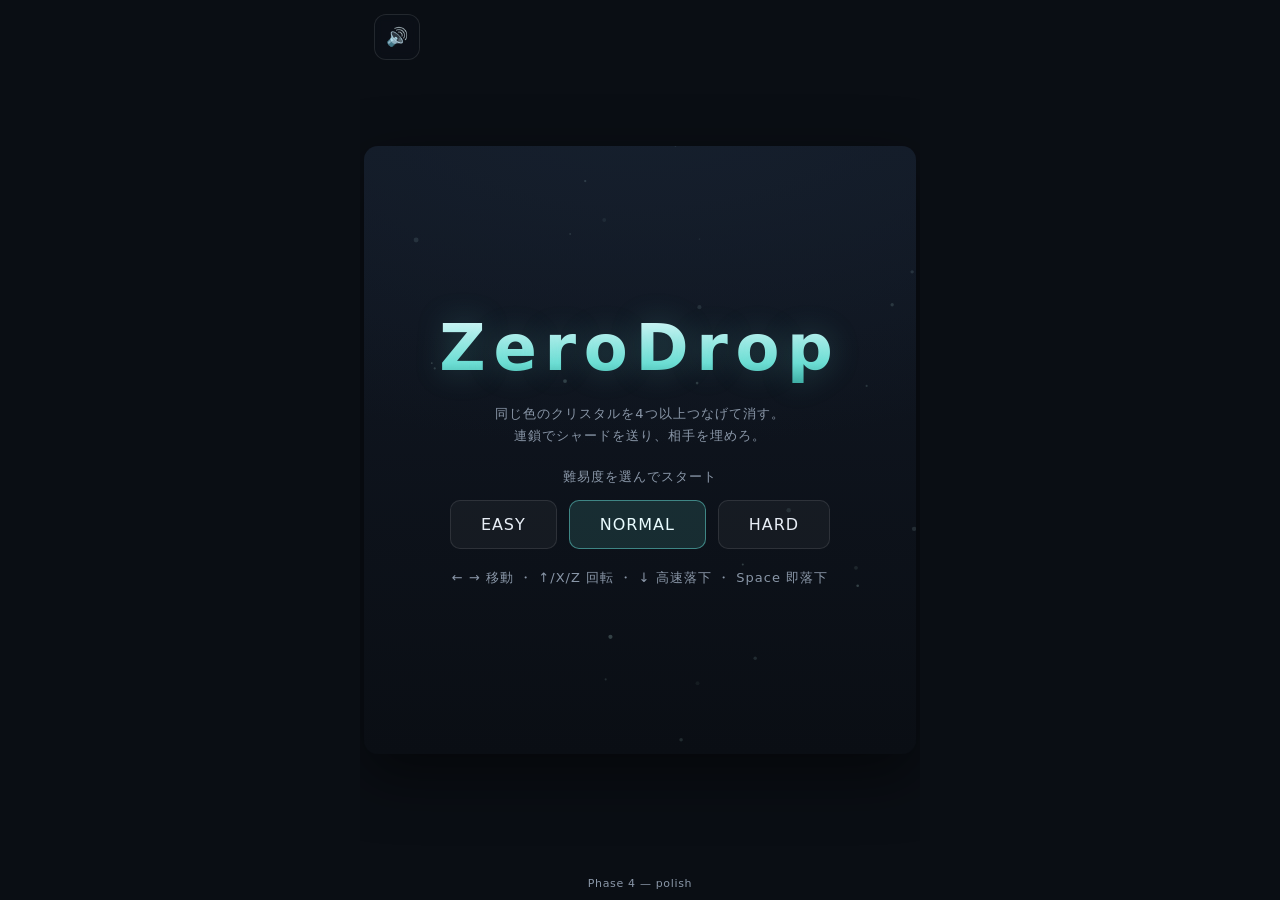
<file: index.html>
<!DOCTYPE html>
<html lang="ja">
<head>
<meta charset="UTF-8">
<meta name="viewport" content="width=device-width, initial-scale=1.0, maximum-scale=1.0, user-scalable=no">
<title>ZeroDrop</title>
<style>
  :root {
    --bg0: #0a0e14;
    --bg1: #111824;
    --ink: #e8eef6;
    --ink-dim: #8a97a8;
    --accent: #5fd0c8;
    --panel: rgba(255, 255, 255, 0.04);
    --panel-line: rgba(255, 255, 255, 0.10);
  }
  * { box-sizing: border-box; }
  html, body {
    margin: 0;
    padding: 0;
    background: var(--bg0);
    color: var(--ink);
    font-family: "Hiragino Kaku Gothic ProN", "Yu Gothic", Meiryo, system-ui, sans-serif;
    -webkit-font-smoothing: antialiased;
    overflow: hidden;
  }
  #zd-root {
    position: relative;
    width: 100%;
    max-width: 560px;
    margin: 0 auto;
    min-height: 100vh;
    min-height: 100dvh;
    display: flex;
    flex-direction: column;
    align-items: center;
    justify-content: center;
    user-select: none;
    -webkit-user-select: none;
    -webkit-tap-highlight-color: transparent;
  }
  #stage {
    flex: 1 1 auto;
    width: 100%;
    min-height: 0;
    display: flex;
    align-items: center;
    justify-content: center;
    overflow: hidden;
  }
  canvas {
    display: block;
    touch-action: none;
    background:
      radial-gradient(1200px 600px at 50% -10%, #16202e 0%, transparent 60%),
      linear-gradient(180deg, var(--bg1) 0%, var(--bg0) 100%);
    border-radius: 14px;
    box-shadow: 0 20px 60px rgba(0, 0, 0, 0.5);
  }
  .overlay {
    position: absolute;
    inset: 0;
    display: flex;
    flex-direction: column;
    align-items: center;
    justify-content: center;
    text-align: center;
    gap: 18px;
    padding: 24px;
  }
  .hidden { display: none !important; }
  .title-name {
    font-size: clamp(40px, 12vw, 64px);
    font-weight: 700;
    letter-spacing: 0.12em;
    margin: 0;
    background: linear-gradient(180deg, #eafcff, #6fe0d6 70%, #3aa9a0);
    -webkit-background-clip: text;
    background-clip: text;
    color: transparent;
    text-shadow: 0 0 30px rgba(95, 208, 200, 0.25);
  }
  .subtle {
    color: var(--ink-dim);
    font-size: 13px;
    letter-spacing: 0.08em;
    line-height: 1.7;
    margin: 0;
  }
  .btn {
    appearance: none;
    border: 1px solid var(--panel-line);
    background: var(--panel);
    color: var(--ink);
    font: inherit;
    font-size: 16px;
    letter-spacing: 0.06em;
    padding: 14px 30px;
    border-radius: 10px;
    cursor: pointer;
    transition: transform 0.08s ease, background 0.15s ease, border-color 0.15s ease;
  }
  .btn:hover { background: rgba(95, 208, 200, 0.10); border-color: rgba(95, 208, 200, 0.5); }
  .btn:active { transform: translateY(1px); }
  .btn-primary {
    border-color: rgba(95, 208, 200, 0.55);
    background: rgba(95, 208, 200, 0.14);
    color: #eafcff;
  }
  .result-title {
    font-size: clamp(32px, 9vw, 48px);
    font-weight: 700;
    letter-spacing: 0.14em;
    margin: 0;
  }
  .row { display: flex; gap: 12px; flex-wrap: wrap; justify-content: center; }
  .footer-note {
    position: absolute;
    bottom: 10px;
    left: 0; right: 0;
    text-align: center;
    color: var(--ink-dim);
    font-size: 11px;
    letter-spacing: 0.06em;
  }
  .icon-btn {
    position: absolute;
    top: 14px;
    right: 14px;
    width: 46px;
    height: 46px;
    border-radius: 12px;
    border: 1px solid var(--panel-line);
    background: rgba(12, 18, 26, 0.6);
    color: var(--ink);
    font-size: 15px;
    letter-spacing: 0.05em;
    display: flex;
    align-items: center;
    justify-content: center;
    cursor: pointer;
    z-index: 5;
    -webkit-backdrop-filter: blur(4px);
    backdrop-filter: blur(4px);
  }
  .icon-btn:active { transform: translateY(1px); }
  .icon-btn-left { left: 14px; right: auto; font-size: 18px; }

  /* On-screen controller (touch only). Left: move row. Center: pause. Right: rotate / drop stack. */
  #touch-controls {
    flex: 0 0 auto;
    width: 100%;
    box-sizing: border-box;
    display: flex;
    align-items: center;
    justify-content: space-between;
    gap: 8px;
    padding: 10px 12px;
    /* Lift the whole controller up off the bottom edge so it's easy to reach. */
    padding-bottom: calc(env(safe-area-inset-bottom, 0px) + clamp(26px, 9vh, 84px));
  }
  .pad { display: flex; gap: 8px; align-items: center; }
  .pad-right { flex-direction: column; }
  .ctl {
    width: clamp(46px, 14.5vw, 68px);
    height: clamp(46px, 13vw, 60px);
    border-radius: 14px;
    border: 1px solid var(--panel-line);
    background: rgba(20, 28, 38, 0.85);
    color: var(--ink);
    font-size: clamp(18px, 6vw, 26px);
    line-height: 1;
    display: flex;
    align-items: center;
    justify-content: center;
    cursor: pointer;
    touch-action: none;
    user-select: none;
    -webkit-user-select: none;
    transition: background 0.08s ease, transform 0.05s ease;
  }
  .ctl:active {
    background: rgba(95, 208, 200, 0.22);
    border-color: rgba(95, 208, 200, 0.55);
    transform: translateY(1px);
  }
  .ctl-util {
    width: clamp(44px, 12vw, 58px);
    font-size: clamp(14px, 4.4vw, 18px);
    letter-spacing: 0.1em;
    opacity: 0.92;
  }
  .ctl-rotate {
    width: clamp(66px, 21vw, 94px);
    font-size: clamp(24px, 7.5vw, 32px);
    background: rgba(95, 208, 200, 0.12);
    border-color: rgba(95, 208, 200, 0.6);
    box-shadow: inset 0 0 0 1px rgba(95, 208, 200, 0.25);
  }
  .ctl-drop {
    width: clamp(66px, 21vw, 94px);
    height: clamp(46px, 12vw, 56px);
    font-size: clamp(14px, 4.4vw, 18px);
    font-weight: 700;
    letter-spacing: 0.06em;
    color: #ffd7e6;
    background: rgba(214, 73, 138, 0.18);
    border-color: rgba(214, 73, 138, 0.55);
  }
  .ctl-drop:active {
    background: rgba(214, 73, 138, 0.34);
    border-color: rgba(214, 73, 138, 0.85);
  }
</style>
</head>
<body>
<div id="zd-root">
  <div id="stage">
    <canvas id="zd-canvas"></canvas>
  </div>

  <!-- On-screen controller (shown only on touch devices while playing) -->
  <div id="touch-controls" class="hidden">
    <div class="pad">
      <button class="ctl" data-act="left" aria-label="左へ">◀</button>
      <button class="ctl" data-act="soft" aria-label="高速落下">▼</button>
      <button class="ctl" data-act="right" aria-label="右へ">▶</button>
    </div>
    <div class="pad">
      <button class="ctl ctl-util" data-act="pause" aria-label="一時停止">❚❚</button>
    </div>
    <div class="pad pad-right">
      <button class="ctl ctl-rotate" data-act="rotR" aria-label="回転">↻</button>
      <button class="ctl ctl-drop" data-act="hard" aria-label="一気に落とす">↓ DROP</button>
    </div>
  </div>

  <!-- Title -->
  <div class="overlay" id="overlay-title">
    <h1 class="title-name">ZeroDrop</h1>
    <p class="subtle">同じ色のクリスタルを4つ以上つなげて消す。<br>連鎖でシャードを送り、相手を埋めろ。</p>
    <p class="subtle" style="margin-bottom:-6px;">難易度を選んでスタート</p>
    <div class="row">
      <button class="btn" data-diff="EASY">EASY</button>
      <button class="btn btn-primary" data-diff="NORMAL">NORMAL</button>
      <button class="btn" data-diff="HARD">HARD</button>
    </div>
    <p class="subtle">← → 移動 ・ ↑/X/Z 回転 ・ ↓ 高速落下 ・ Space 即落下</p>
  </div>

  <!-- Result -->
  <div class="overlay hidden" id="overlay-result">
    <h2 class="result-title" id="result-title">WIN</h2>
    <p class="subtle" id="result-score">スコア 0</p>
    <div class="row">
      <button class="btn btn-primary" id="btn-retry">もう一度</button>
      <button class="btn" id="btn-title">タイトルへ</button>
    </div>
  </div>

  <!-- Pause button (visible only while playing, desktop) -->
  <button class="icon-btn hidden" id="btn-pause" aria-label="一時停止">II</button>

  <!-- Mute toggle (always visible) -->
  <button class="icon-btn icon-btn-left" id="btn-mute" aria-label="音のオン/オフ">🔊</button>

  <!-- Pause overlay -->
  <div class="overlay hidden" id="overlay-pause">
    <h2 class="result-title">一時停止</h2>
    <p class="subtle">P / Esc でも再開できます</p>
    <div class="row">
      <button class="btn btn-primary" id="btn-resume">再開</button>
      <button class="btn" id="btn-pause-title">タイトルへ</button>
    </div>
  </div>

  <div class="footer-note">Phase 4 — polish</div>
</div>

<script>
"use strict";
(function () {
  // =====================================================================
  // ZeroDrop — Phase 2: vs CPU (two boards, CPU AI, garbage blocks)
  // Canvas 2D + Vanilla JS. No external libraries.
  // =====================================================================

  // ---- Field constants -------------------------------------------------
  const COLS = 6;
  const VISIBLE_ROWS = 12;
  const HIDDEN_ROWS = 2;
  const ROWS = VISIBLE_ROWS + HIDDEN_ROWS;
  const CELL = 40;
  const NUM_COLORS = 5;
  const SPAWN_COL = 2;

  const EMPTY = 0;
  const SHARD = 9; // neutral garbage block

  const COLORS = {
    1: { core: "#7ff0ec", edge: "#1fb9b0", glow: "#9ffff9" }, // cyan
    2: { core: "#f58ad6", edge: "#c2389b", glow: "#ffb0e6" }, // magenta
    3: { core: "#f6e07a", edge: "#caa023", glow: "#fff0a8" }, // yellow
    4: { core: "#a7e87a", edge: "#5fae2f", glow: "#c8ffa0" }, // lime
    5: { core: "#f6a96a", edge: "#cc6a1f", glow: "#ffc999" }, // orange
    9: { core: "#7c8694", edge: "#454e5a", glow: "#9aa4b2" }, // shard (gray)
  };

  // ---- Timing ----------------------------------------------------------
  const GRAVITY_MS = 650;
  const SOFT_DROP_MS = 45;
  const CLEAR_FLASH_MS = 330;
  const SETTLE_PAUSE_MS = 110;
  const SPAWN_PAUSE_MS = 90;
  const GARBAGE_PAUSE_MS = 220;

  // ---- Garbage tuning --------------------------------------------------
  const GARBAGE_RATE = 70;   // score per 1 garbage block (large = fewer)
  const MAX_GARBAGE_DROP = 30; // cap garbage dropped per turn (5 rows)

  // ---- Disruption / debuffs (Phase 3) ----------------------------------
  const GAUGE_MAX = 750;        // gauge needed to auto-fire a debuff (larger = rarer)
  const SPEED_FACTOR = 0.42;    // fall-interval multiplier under スピードアップ
  const TELOP_MS = 1600;        // effect-name telop duration
  const WARN_MS = 950;          // warning flash duration
  const SHUFFLE_FAKE_MS = 130;  // how often the fake NEXT changes under シャッフル
  // Brutal effects run short (long = a death sentence); manageable ones last longer.
  const DEBUFFS = [
    { key: "flip",     name: "アンチグラビティ", ms: 6000 },
    { key: "mirror",   name: "左右反転",         ms: 8000 },
    { key: "blackout", name: "ブラックアウト",   ms: 6000 },
    { key: "speed",    name: "スピードアップ",   ms: 9000 },
    { key: "shuffle",  name: "シャッフル",       ms: 11000 },
  ];

  // ---- Items (Phase 5) -------------------------------------------------
  // Cells keep their numeric colour in `grid`; a parallel `items` array
  // carries the item type so existing colour logic stays untouched.
  const ITEM = { NONE: 0, RAINBOW: 1, BOMB: 2, CHARGE: 3, SHATTER: 4, GRAVITY: 5 };
  const ITEM_NAME = {
    1: "レインボークリスタル", 2: "ボムクリスタル", 3: "チャージコア",
    4: "シャター", 5: "グラビティドロップ",
  };
  // All item tuning lives here so feel can be adjusted in one place.
  const ITEM_CONFIG = {
    enabled: true,         // chain-reward item spawning is live
    chain2Rate: 0.40,      // P(next piece gets an item) after a 2+ chain
    chain3Rate: 0.60,      // ... after a 3+ chain
    chain4Rate: 0.80,      // ... after a 4+ chain
    maxOnBoard: 2,         // guard: persistent items (rainbow/bomb/charge) on a board
    weights: [             // even by default; retune per item later
      { type: ITEM.RAINBOW, w: 1 },
      { type: ITEM.BOMB,    w: 1 },
      { type: ITEM.CHARGE,  w: 1 },
      { type: ITEM.SHATTER, w: 1 },
      { type: ITEM.GRAVITY, w: 1 },
    ],
    shatterRadius: 1,      // 3x3 clear = radius 1
    chargeGaugeBonus: 300, // gauge added when a group containing チャージコア clears
  };
  // Items that persist on the board (vs. ones consumed the instant they land).
  function isPersistentItem(t) { return t === ITEM.RAINBOW || t === ITEM.BOMB || t === ITEM.CHARGE; }
  function pickWeightedItem() {
    let total = 0;
    for (const e of ITEM_CONFIG.weights) total += e.w;
    let r = Math.random() * total;
    for (const e of ITEM_CONFIG.weights) { if ((r -= e.w) < 0) return e.type; }
    return ITEM.RAINBOW;
  }

  // ---- Geometry helpers ------------------------------------------------
  function childOffset(orient) {
    switch (orient & 3) {
      case 0: return { dr: -1, dc: 0 };
      case 1: return { dr: 0, dc: 1 };
      case 2: return { dr: 1, dc: 0 };
      default: return { dr: 0, dc: -1 };
    }
  }
  function randColor() { return 1 + Math.floor(Math.random() * NUM_COLORS); }

  // ---- Pure grid helpers (used by the CPU's look-ahead simulation) -----
  function cloneGrid(grid) { return grid.map(function (row) { return row.slice(); }); }

  function gridApplyGravity(grid) {
    for (let c = 0; c < COLS; c++) {
      let write = ROWS - 1;
      for (let r = ROWS - 1; r >= 0; r--) {
        if (grid[r][c] !== EMPTY) {
          const v = grid[r][c];
          grid[r][c] = EMPTY;
          grid[write][c] = v;
          write--;
        }
      }
    }
  }

  function gridFindGroups(grid) {
    const seen = [];
    for (let r = 0; r < ROWS; r++) seen.push(new Array(COLS).fill(false));
    const groups = [];
    for (let r = 0; r < ROWS; r++) {
      for (let c = 0; c < COLS; c++) {
        const v = grid[r][c];
        if (v === EMPTY || v === SHARD || seen[r][c]) continue;
        const stack = [[r, c]];
        seen[r][c] = true;
        const group = [];
        while (stack.length) {
          const cur = stack.pop();
          const cr = cur[0], cc = cur[1];
          group.push({ row: cr, col: cc });
          const nb = [[cr - 1, cc], [cr + 1, cc], [cr, cc - 1], [cr, cc + 1]];
          for (const n of nb) {
            const nr = n[0], nc = n[1];
            if (nr < 0 || nr >= ROWS || nc < 0 || nc >= COLS) continue;
            if (!seen[nr][nc] && grid[nr][nc] === v) { seen[nr][nc] = true; stack.push([nr, nc]); }
          }
        }
        if (group.length >= 4) groups.push(group);
      }
    }
    return groups;
  }

  // Fully resolve a grid (clears + chains). Returns {cleared, chain}.
  function gridResolve(grid) {
    let chain = 0, cleared = 0;
    gridApplyGravity(grid);
    while (true) {
      const groups = gridFindGroups(grid);
      if (groups.length === 0) break;
      chain++;
      for (const g of groups) {
        for (const cell of g) {
          // remove adjacent shard too (matches Board.finishClearing)
          const nb = [[cell.row - 1, cell.col], [cell.row + 1, cell.col],
                      [cell.row, cell.col - 1], [cell.row, cell.col + 1]];
          for (const n of nb) {
            const nr = n[0], nc = n[1];
            if (nr >= 0 && nr < ROWS && nc >= 0 && nc < COLS && grid[nr][nc] === SHARD) {
              grid[nr][nc] = EMPTY;
            }
          }
          grid[cell.row][cell.col] = EMPTY;
          cleared++;
        }
      }
      gridApplyGravity(grid);
    }
    return { cleared: cleared, chain: chain };
  }

  function gridDropRow(grid, c) {
    for (let r = ROWS - 1; r >= 0; r--) if (grid[r][c] === EMPTY) return r;
    return -1;
  }

  // Simulate dropping a pair (pivot colour a, satellite b) at a placement.
  // Returns a new resolved-ready grid, or null if the placement is impossible.
  function placePair(grid, col, orient, a, b) {
    const g = cloneGrid(grid);
    if (orient === 0 || orient === 2) {
      if (col < 0 || col >= COLS) return null;
      const dr = gridDropRow(g, col);
      if (dr < 1) return null; // need two stacked cells
      if (orient === 0) { g[dr][col] = a; g[dr - 1][col] = b; }
      else { g[dr][col] = b; g[dr - 1][col] = a; }
    } else if (orient === 1) {
      if (col < 0 || col + 1 >= COLS) return null;
      const d0 = gridDropRow(g, col), d1 = gridDropRow(g, col + 1);
      if (d0 < 0 || d1 < 0) return null;
      const rr = Math.min(d0, d1);
      g[rr][col] = a; g[rr][col + 1] = b;
    } else {
      if (col - 1 < 0 || col >= COLS) return null;
      const d0 = gridDropRow(g, col), d1 = gridDropRow(g, col - 1);
      if (d0 < 0 || d1 < 0) return null;
      const rr = Math.min(d0, d1);
      g[rr][col] = a; g[rr][col - 1] = b;
    }
    gridApplyGravity(g);
    return g;
  }

  // =====================================================================
  // Board — one field's full state. Two of these run side by side.
  // =====================================================================
  class Board {
    constructor() {
      this.onSend = null;   // function(n): route garbage to the opponent
      this.onDebuff = null; // function(): the gauge filled -> hit the opponent
      this.onEvent = null;  // function(type, data): UI/audio hook (no-op for logic)
      this.reset();
    }

    reset() {
      this.grid = [];
      this.items = []; // parallel item-type grid (ITEM.NONE where absent)
      for (let r = 0; r < ROWS; r++) {
        this.grid.push(new Array(COLS).fill(EMPTY));
        this.items.push(new Array(COLS).fill(ITEM.NONE));
      }
      this.nextItemPending = ITEM.NONE; // item armed for the upcoming preview
      this.piece = null;
      this.next = this.makePair();
      this.score = 0;
      this.chain = 0;
      this.maxChain = 0;
      this.chainScore = 0;        // score accumulated during current resolution
      this.pendingGarbage = 0;    // shard waiting to drop on this board
      this.garbageCarry = 0;      // fractional garbage carried between attacks
      this.gauge = 0;             // disruption gauge (fills from chains)
      this.debuffs = { flip: 0, mirror: 0, blackout: 0, speed: 0, shuffle: 0 }; // remaining ms
      this.telop = null;          // { text, t } effect-name banner
      this.warnT = 0;             // warning-flash timer
      this.fakeNext = this.makePair(); // bogus NEXT shown under シャッフル
      this.fakeTimer = 0;
      this.chainPopup = null;     // { text, t } "N 連鎖!" popup
      this.chargeBonusThisChain = 0; // gauge bonus from チャージコア this resolution
      this.particles = [];
      this.clearing = [];
      this.phase = "control";
      this.timer = 0;
      this.fallTimer = 0;
      this.softDrop = false;
      this.gameOver = false;
      this.flashT = 0;
      this.spawnPiece();
    }

    makePair() { return { a: randColor(), b: randColor(), aItem: ITEM.NONE, bItem: ITEM.NONE }; }

    spawnPiece() {
      const pair = this.next;
      this.next = this.makePair();
      // An item armed by the last chain rides in on the new preview piece.
      if (this.nextItemPending) {
        if (Math.random() < 0.5) this.next.aItem = this.nextItemPending;
        else this.next.bItem = this.nextItemPending;
        this.nextItemPending = ITEM.NONE;
      }
      this.piece = {
        row: HIDDEN_ROWS - 1, col: SPAWN_COL, orient: 0,
        a: pair.a, b: pair.b,
        aItem: pair.aItem || ITEM.NONE, bItem: pair.bItem || ITEM.NONE,
        offsetY: 0,
      };
      const childRow = this.piece.row + childOffset(0).dr;
      if (!this.isFree(this.piece.row, this.piece.col) || !this.isFree(childRow, this.piece.col)) {
        this.gameOver = true;
        this.phase = "over";
        this.piece = null;
        this.emit("over");
      } else {
        this.phase = "control";
        this.fallTimer = 0;
      }
    }

    isFree(row, col) {
      if (col < 0 || col >= COLS || row < 0 || row >= ROWS) return false;
      return this.grid[row][col] === EMPTY;
    }

    cellsOf(row, col, orient) {
      const o = childOffset(orient);
      return [{ row: row, col: col }, { row: row + o.dr, col: col + o.dc }];
    }

    fits(row, col, orient) {
      const cells = this.cellsOf(row, col, orient);
      for (const c of cells) if (!this.isFree(c.row, c.col)) return false;
      return true;
    }

    // ---- Player / CPU actions ----
    move(dir) {
      if (this.phase !== "control" || !this.piece) return;
      if (this.debuffs.mirror > 0) dir = -dir; // 左右反転
      const p = this.piece;
      if (this.fits(p.row, p.col + dir, p.orient)) p.col += dir;
    }

    rotate(dir) {
      if (this.phase !== "control" || !this.piece) return;
      const p = this.piece;
      const no = (p.orient + (dir > 0 ? 1 : 3)) & 3;
      if (this.fits(p.row, p.col, no)) { p.orient = no; return; }
      const o = childOffset(no);
      const kicks = [
        { dr: 0, dc: -o.dc },
        { dr: -o.dr, dc: 0 },
        { dr: 0, dc: o.dc ? 0 : (p.col < COLS / 2 ? 1 : -1) },
      ];
      for (const k of kicks) {
        if (this.fits(p.row + k.dr, p.col + k.dc, no)) {
          p.row += k.dr; p.col += k.dc; p.orient = no; return;
        }
      }
    }

    setSoftDrop(on) { this.softDrop = on; }

    hardDrop() {
      if (this.phase !== "control" || !this.piece) return;
      const p = this.piece;
      while (this.fits(p.row + 1, p.col, p.orient)) p.row += 1;
      p.offsetY = 0;
      this.lockPiece();
    }

    // ---- Locking & resolution ----
    lockPiece() {
      const p = this.piece;
      const cells = this.cellsOf(p.row, p.col, p.orient);
      this.grid[cells[0].row][cells[0].col] = p.a;
      this.items[cells[0].row][cells[0].col] = p.aItem;
      if (cells[1].row >= 0 && cells[1].row < ROWS) {
        this.grid[cells[1].row][cells[1].col] = p.b;
        this.items[cells[1].row][cells[1].col] = p.bItem;
      }
      this.piece = null;
      this.chainScore = 0;        // start of a fresh resolution
      this.chargeBonusThisChain = 0;
      this.emit("lock");
      this.applyGravity();
      this.activateLandItems(); // shatter / gravity items trigger on contact
      this.beginResolve();
    }

    // Gravity must move colour and item in lockstep.
    applyGravity() {
      for (let c = 0; c < COLS; c++) {
        let write = ROWS - 1;
        for (let r = ROWS - 1; r >= 0; r--) {
          if (this.grid[r][c] !== EMPTY) {
            const v = this.grid[r][c], it = this.items[r][c];
            this.grid[r][c] = EMPTY; this.items[r][c] = ITEM.NONE;
            this.grid[write][c] = v; this.items[write][c] = it;
            write--;
          }
        }
      }
    }
    // Connected same-colour groups (>=4). レインボークリスタル counts as a
    // wild member of every colour, so it can complete an adjacent group of
    // any colour (but never merges two different colours together).
    // With no rainbows present this is identical to the plain colour flood.
    findGroups() {
      const grid = this.grid, items = this.items;
      const isRainbow = function (r, c) { return items[r][c] === ITEM.RAINBOW; };
      const member = function (r, c, X) {
        const v = grid[r][c];
        if (v === EMPTY || v === SHARD) return false;
        return v === X || isRainbow(r, c);
      };
      const groups = [];
      for (let X = 1; X <= NUM_COLORS; X++) {
        const seen = [];
        for (let r = 0; r < ROWS; r++) seen.push(new Array(COLS).fill(false));
        for (let r = 0; r < ROWS; r++) {
          for (let c = 0; c < COLS; c++) {
            if (seen[r][c] || !member(r, c, X)) continue;
            const stack = [[r, c]]; seen[r][c] = true;
            const comp = []; let hasReal = false;
            while (stack.length) {
              const cur = stack.pop(), cr = cur[0], cc = cur[1];
              comp.push({ row: cr, col: cc });
              if (!isRainbow(cr, cc) && grid[cr][cc] === X) hasReal = true;
              const nb = [[cr - 1, cc], [cr + 1, cc], [cr, cc - 1], [cr, cc + 1]];
              for (const n of nb) {
                const nr = n[0], nc = n[1];
                if (nr < 0 || nr >= ROWS || nc < 0 || nc >= COLS || seen[nr][nc]) continue;
                if (member(nr, nc, X)) { seen[nr][nc] = true; stack.push([nr, nc]); }
              }
            }
            // Needs a real colour anchor (a pure-rainbow blob doesn't clear).
            if (comp.length >= 4 && hasReal) groups.push(comp);
          }
        }
      }
      return groups;
    }

    // Items consumed the moment they land (shatter / gravity drop).
    activateLandItems() {
      let acted = false;
      // シャター: blow away the surrounding (2R+1)^2 block, colour-agnostic,
      // then the item is spent. Creates a forced chain starter (救済).
      const R = ITEM_CONFIG.shatterRadius;
      for (let r = 0; r < ROWS; r++) {
        for (let c = 0; c < COLS; c++) {
          if (this.items[r][c] !== ITEM.SHATTER) continue;
          for (let dr = -R; dr <= R; dr++) {
            for (let dc = -R; dc <= R; dc++) {
              const nr = r + dr, nc = c + dc;
              if (nr < 0 || nr >= ROWS || nc < 0 || nc >= COLS) continue;
              if (this.grid[nr][nc] !== EMPTY) this.spawnShatter(nc, nr, this.grid[nr][nc]);
              this.grid[nr][nc] = EMPTY;
              this.items[nr][nc] = ITEM.NONE;
            }
          }
          acted = true;
        }
      }
      // グラビティドロップ: consume and re-settle the whole board (立て直し).
      // NOTE: this engine compacts after every action, so there are no floating
      // blocks to drop — the re-settle is a no-op here and the block stays as a
      // normal colour. (Faithful to the spec's "apply global gravity" hint.)
      for (let r = 0; r < ROWS; r++) {
        for (let c = 0; c < COLS; c++) {
          if (this.items[r][c] === ITEM.GRAVITY) { this.items[r][c] = ITEM.NONE; acted = true; }
        }
      }
      if (acted) this.applyGravity();
    }

    countBoardItems() {
      let n = 0;
      for (let r = 0; r < ROWS; r++)
        for (let c = 0; c < COLS; c++)
          if (isPersistentItem(this.items[r][c])) n++;
      return n;
    }

    // After a chain, maybe arm an item for the next piece (chain-reward).
    maybeArmItem(chain) {
      if (!ITEM_CONFIG.enabled || this.nextItemPending) return;
      let rate = 0;
      if (chain >= 4) rate = ITEM_CONFIG.chain4Rate;
      else if (chain >= 3) rate = ITEM_CONFIG.chain3Rate;
      else if (chain >= 2) rate = ITEM_CONFIG.chain2Rate;
      if (rate <= 0) return;
      if (this.countBoardItems() >= ITEM_CONFIG.maxOnBoard) return;
      if (Math.random() < rate) this.nextItemPending = pickWeightedItem();
    }

    beginResolve() {
      const groups = this.findGroups();
      if (groups.length === 0) {
        this.finalizeChain();
        return;
      }
      this.chain += 1;
      if (this.chain > this.maxChain) this.maxChain = this.chain;

      // Matched cells (a rainbow can appear in several colour groups -> dedupe).
      const matched = new Set();
      for (const g of groups) for (const cell of g) matched.add(cell.row * COLS + cell.col);

      // Everything that will vanish this step starts as the matched cells.
      const removal = new Set(matched);

      // ボムクリスタル: a cleared bomb takes its 4 neighbours with it
      // (any cell, colour-agnostic), and the blast propagates through bombs.
      const bombQ = [];
      for (const k of matched) {
        const r = Math.floor(k / COLS), c = k % COLS;
        if (this.items[r][c] === ITEM.BOMB) bombQ.push(k);
      }
      while (bombQ.length) {
        const k = bombQ.pop(), r = Math.floor(k / COLS), c = k % COLS;
        const nb = [[r - 1, c], [r + 1, c], [r, c - 1], [r, c + 1]];
        for (const n of nb) {
          const nr = n[0], nc = n[1];
          if (nr < 0 || nr >= ROWS || nc < 0 || nc >= COLS) continue;
          if (this.grid[nr][nc] === EMPTY) continue;
          const nk = nr * COLS + nc;
          if (!removal.has(nk)) { removal.add(nk); if (this.items[nr][nc] === ITEM.BOMB) bombQ.push(nk); }
        }
      }

      // Existing rule: shard adjacent to a matched cell is knocked out.
      for (const k of matched) {
        const r = Math.floor(k / COLS), c = k % COLS;
        const nb = [[r - 1, c], [r + 1, c], [r, c - 1], [r, c + 1]];
        for (const n of nb) {
          const nr = n[0], nc = n[1];
          if (nr >= 0 && nr < ROWS && nc >= 0 && nc < COLS && this.grid[nr][nc] === SHARD) removal.add(nr * COLS + nc);
        }
      }

      // Score counts cleared NON-shard cells (bomb collateral included;
      // shard removal stays unscored, as before).
      let scoreCount = 0;
      this.clearing = [];
      for (const k of removal) {
        const r = Math.floor(k / COLS), c = k % COLS;
        if (this.grid[r][c] !== SHARD) scoreCount++;
        // チャージコア: clearing one pumps the disruption gauge hard.
        if (this.items[r][c] === ITEM.CHARGE) this.chargeBonusThisChain += ITEM_CONFIG.chargeGaugeBonus;
        this.clearing.push({ row: r, col: c });
      }
      const bonus = Math.pow(2, this.chain - 1);
      const stepScore = Math.round(scoreCount * 10 * bonus);
      this.score += stepScore;
      this.chainScore += stepScore;
      this.emit("clear", { chain: this.chain, count: scoreCount });
      if (this.chain >= 2) this.chainPopup = { text: this.chain + " 連鎖!", t: 1000 };

      this.phase = "clearing";
      this.timer = CLEAR_FLASH_MS;
      this.flashT = 0;
    }

    // Chain finished: convert score to garbage, offset, send, then maybe drop.
    finalizeChain() {
      const units = this.chainScore + this.garbageCarry;
      let sent = Math.floor(units / GARBAGE_RATE);
      this.garbageCarry = units % GARBAGE_RATE;
      // Outgoing garbage first cancels our own incoming (counter mechanic).
      if (this.pendingGarbage > 0 && sent > 0) {
        const off = Math.min(this.pendingGarbage, sent);
        this.pendingGarbage -= off;
        sent -= off;
      }
      if (sent > 0 && this.onSend) this.onSend(sent);

      // Disruption gauge fills from the chain (bigger chain = faster),
      // plus any チャージコア bonus accumulated while clearing.
      this.gauge += this.chainScore + this.chargeBonusThisChain;
      this.chargeBonusThisChain = 0;
      if (this.gauge >= GAUGE_MAX) {
        this.gauge = 0;
        if (this.onDebuff) this.onDebuff();
      }
      const reachedChain = this.chain;
      this.chain = 0;
      this.maybeArmItem(reachedChain); // chain-reward item for the next piece

      if (this.pendingGarbage > 0) {
        this.phase = "garbage";
        this.timer = GARBAGE_PAUSE_MS;
      } else {
        this.phase = "spawn";
        this.timer = SPAWN_PAUSE_MS;
      }
    }

    finishClearing() {
      // beginResolve already computed the full removal set (matched cells +
      // bomb collateral + knocked-out shard). Just shatter and clear them.
      for (const cell of this.clearing) {
        const v = this.grid[cell.row][cell.col];
        if (v !== EMPTY) this.spawnShatter(cell.col, cell.row, v);
        this.grid[cell.row][cell.col] = EMPTY;
        this.items[cell.row][cell.col] = ITEM.NONE;
      }
      this.clearing = [];
      this.applyGravity();
      this.phase = "settle";
      this.timer = SETTLE_PAUSE_MS;
    }

    emit(type, data) { if (this.onEvent) this.onEvent(type, data); }

    addPendingGarbage(n) { this.pendingGarbage += n; }

    // A debuff lands on this board: start its timer + show warning/telop.
    applyDebuff(def) {
      this.debuffs[def.key] = def.ms;
      this.telop = { text: def.name, t: TELOP_MS };
      this.warnT = WARN_MS;
      if (def.key === "shuffle") this.fakeTimer = 0;
      this.emit("debuff", def);
    }

    updateDebuffs(dt) {
      for (const k in this.debuffs) {
        if (this.debuffs[k] > 0) this.debuffs[k] = Math.max(0, this.debuffs[k] - dt);
      }
      if (this.telop) { this.telop.t -= dt; if (this.telop.t <= 0) this.telop = null; }
      if (this.chainPopup) { this.chainPopup.t -= dt; if (this.chainPopup.t <= 0) this.chainPopup = null; }
      if (this.warnT > 0) this.warnT = Math.max(0, this.warnT - dt);
      if (this.debuffs.shuffle > 0) {
        this.fakeTimer -= dt;
        if (this.fakeTimer <= 0) { this.fakeNext = this.makePair(); this.fakeTimer = SHUFFLE_FAKE_MS; }
      }
    }

    dropRowOf(c) {
      for (let r = ROWS - 1; r >= 0; r--) if (this.grid[r][c] === EMPTY) return r;
      return -1;
    }

    dropGarbage() {
      let n = Math.min(this.pendingGarbage, MAX_GARBAGE_DROP);
      this.pendingGarbage -= n;
      const per = Math.floor(n / COLS);
      const rem = n % COLS;
      const cols = [0, 1, 2, 3, 4, 5];
      for (let i = cols.length - 1; i > 0; i--) {
        const j = Math.floor(Math.random() * (i + 1));
        const t = cols[i]; cols[i] = cols[j]; cols[j] = t;
      }
      const extra = new Set(cols.slice(0, rem));
      for (let c = 0; c < COLS; c++) {
        let add = per + (extra.has(c) ? 1 : 0);
        let dr = this.dropRowOf(c);
        while (add > 0 && dr >= 0) { this.grid[dr][c] = SHARD; this.items[dr][c] = ITEM.NONE; dr--; add--; }
      }
      this.applyGravity();
      if (n > 0) this.emit("garbage", { n: n });
    }

    spawnShatter(col, row, colorId) {
      const col0 = COLORS[colorId] || COLORS[1];
      const cx = col * CELL + CELL / 2;
      const cy = (row - HIDDEN_ROWS) * CELL + CELL / 2;
      const n = 7;
      for (let i = 0; i < n; i++) {
        const ang = (Math.PI * 2 * i) / n + Math.random() * 0.6;
        const sp = 60 + Math.random() * 130;
        this.particles.push({
          x: cx, y: cy,
          vx: Math.cos(ang) * sp, vy: Math.sin(ang) * sp - 40,
          life: 1, size: 4 + Math.random() * 5,
          rot: Math.random() * Math.PI, vr: (Math.random() - 0.5) * 8,
          color: col0.core,
        });
      }
    }

    update(dt) {
      this.updateParticles(dt);
      this.updateDebuffs(dt);

      if (this.phase === "control" && this.piece) {
        let interval = this.softDrop ? SOFT_DROP_MS : GRAVITY_MS;
        if (this.debuffs.speed > 0) interval *= SPEED_FACTOR; // スピードアップ
        this.fallTimer += dt;
        while (this.fallTimer >= interval) {
          this.fallTimer -= interval;
          const p = this.piece;
          if (this.fits(p.row + 1, p.col, p.orient)) p.row += 1;
          else { this.fallTimer = 0; p.offsetY = 0; this.lockPiece(); return; }
        }
        const p = this.piece;
        if (this.fits(p.row + 1, p.col, p.orient)) p.offsetY = this.fallTimer / interval;
        else p.offsetY = 0;
      } else if (this.phase === "clearing") {
        this.timer -= dt;
        this.flashT = 1 - Math.max(0, this.timer) / CLEAR_FLASH_MS;
        if (this.timer <= 0) this.finishClearing();
      } else if (this.phase === "settle") {
        this.timer -= dt;
        if (this.timer <= 0) this.beginResolve();
      } else if (this.phase === "garbage") {
        this.timer -= dt;
        if (this.timer <= 0) { this.dropGarbage(); this.phase = "spawn"; this.timer = SPAWN_PAUSE_MS; }
      } else if (this.phase === "spawn") {
        this.timer -= dt;
        if (this.timer <= 0) this.spawnPiece();
      }
    }

    updateParticles(dt) {
      const s = dt / 1000;
      for (const pt of this.particles) {
        pt.vy += 520 * s;
        pt.x += pt.vx * s; pt.y += pt.vy * s;
        pt.rot += pt.vr * s; pt.life -= s * 1.7;
      }
      this.particles = this.particles.filter(function (p) { return p.life > 0; });
    }
  }

  // =====================================================================
  // CPU — chooses a placement via look-ahead, then steers the piece there.
  // =====================================================================
  const WEIGHTS = {
    EASY:   { clear: 1.0, chain: 0.0,  adj: 0.2, hsum: 0.05, hmax: 0.2, rand: 6,   randomPick: 0.5 },
    NORMAL: { clear: 2.0, chain: 2.0,  adj: 0.6, hsum: 0.15, hmax: 0.6, rand: 4,   randomPick: 0.25 },
    HARD:   { clear: 2.5, chain: 9.0,  adj: 1.3, hsum: 0.25, hmax: 1.0, rand: 1.5, randomPick: 0.06 },
  };
  const CPU_SPEED = {
    EASY:   { think: 450, step: 300 },
    NORMAL: { think: 330, step: 220 },
    HARD:   { think: 200, step: 135 },
  };

  function evalGrid(g) {
    let adj = 0, hsum = 0, hmax = 0;
    const heights = new Array(COLS).fill(0);
    for (let c = 0; c < COLS; c++) {
      let h = 0;
      for (let r = 0; r < ROWS; r++) { if (g[r][c] !== EMPTY) { h = ROWS - r; break; } }
      heights[c] = h; hsum += h; if (h > hmax) hmax = h;
    }
    for (let r = 0; r < ROWS; r++) {
      for (let c = 0; c < COLS; c++) {
        const v = g[r][c];
        if (v === EMPTY || v === SHARD) continue;
        if (c + 1 < COLS && g[r][c + 1] === v) adj++;
        if (r + 1 < ROWS && g[r + 1][c] === v) adj++;
      }
    }
    return { adj: adj, hsum: hsum, hmax: hmax, heights: heights };
  }

  function chooseMove(board, diff) {
    const W = WEIGHTS[diff] || WEIGHTS.NORMAL;
    const a = board.piece.a, b = board.piece.b;
    let best = null, bestScore = -Infinity;
    const cand = [];
    for (let orient = 0; orient < 4; orient++) {
      for (let col = 0; col < COLS; col++) {
        const g = placePair(board.grid, col, orient, a, b);
        if (!g) continue;
        const sim = cloneGrid(g);
        const res = gridResolve(sim);
        const f = evalGrid(sim);
        let s = W.clear * res.cleared + W.chain * (res.chain * res.chain) + W.adj * f.adj
              - W.hsum * f.hsum - W.hmax * f.hmax;
        if (f.heights[2] >= ROWS - 2 || f.heights[3] >= ROWS - 2) s -= 1000;
        s += Math.random() * W.rand;
        cand.push({ col: col, orient: orient, score: s });
        if (s > bestScore) { bestScore = s; best = { col: col, orient: orient }; }
      }
    }
    if (!best) return { col: SPAWN_COL, orient: 0 };
    if (W.randomPick && Math.random() < W.randomPick && cand.length) {
      const r = cand[Math.floor(Math.random() * cand.length)];
      return { col: r.col, orient: r.orient };
    }
    return best;
  }

  // A purely random legal placement (used when the CPU is "confused").
  function randomMove(board) {
    for (let t = 0; t < 24; t++) {
      const orient = Math.floor(Math.random() * 4);
      const col = Math.floor(Math.random() * COLS);
      if (placePair(board.grid, col, orient, board.piece.a, board.piece.b)) return { col: col, orient: orient };
    }
    return chooseMove(board, "EASY");
  }

  function makeCpu(board, diff) {
    const sp = CPU_SPEED[diff] || CPU_SPEED.NORMAL;
    let decidedFor = null, target = null, thinkT = 0, stepT = 0;
    return {
      update: function (dt) {
        if (board.gameOver) return;
        if (board.phase !== "control" || !board.piece) { thinkT = 0; return; }
        if (board.piece !== decidedFor) { decidedFor = board.piece; target = null; thinkT = 0; stepT = 0; }
        // Visual debuffs can't fool the AI's grid reading, so simulate
        // confusion instead: slower thinking + a chance of a random drop.
        const confused = board.debuffs.flip > 0 || board.debuffs.blackout > 0 || board.debuffs.shuffle > 0;
        if (!target) {
          thinkT += dt;
          if (thinkT >= sp.think * (confused ? 1.8 : 1)) {
            target = (confused && Math.random() < 0.4) ? randomMove(board) : chooseMove(board, diff);
            stepT = 0;
          }
          return;
        }
        stepT += dt;
        if (stepT >= sp.step) {
          stepT = 0;
          const p = board.piece;
          if (p.orient !== target.orient) board.rotate(1);
          else if (p.col < target.col) board.move(1);
          else if (p.col > target.col) board.move(-1);
          else { board.hardDrop(); decidedFor = null; target = null; }
        }
      },
    };
  }

  // =====================================================================
  // Renderer — pure drawing from Board state.
  // =====================================================================
  const HIDDEN_COLOR = { core: "#2b333e", edge: "#1a2027", glow: "#3a4350" };

  function drawCrystal(ctx, x, y, size, colorId, opts) {
    opts = opts || {};
    const col = opts.hidden ? HIDDEN_COLOR : (COLORS[colorId] || COLORS[1]);
    const cx = x + size / 2, cy = y + size / 2;
    const r = size * 0.40;
    const alpha = opts.alpha == null ? 1 : opts.alpha;

    ctx.save();
    ctx.globalAlpha = alpha;
    ctx.translate(cx, cy);

    const glow = ctx.createRadialGradient(0, 0, r * 0.2, 0, 0, r * 1.5);
    glow.addColorStop(0, hexA(col.glow, 0.55 * alpha));
    glow.addColorStop(1, hexA(col.glow, 0));
    ctx.fillStyle = glow;
    ctx.beginPath(); ctx.arc(0, 0, r * 1.5, 0, Math.PI * 2); ctx.fill();

    const sides = 6;
    ctx.beginPath();
    for (let i = 0; i < sides; i++) {
      const ang = -Math.PI / 2 + (Math.PI * 2 * i) / sides;
      const px = Math.cos(ang) * r, py = Math.sin(ang) * r;
      if (i === 0) ctx.moveTo(px, py); else ctx.lineTo(px, py);
    }
    ctx.closePath();
    const body = ctx.createLinearGradient(0, -r, 0, r);
    body.addColorStop(0, col.core); body.addColorStop(1, col.edge);
    ctx.fillStyle = body; ctx.fill();

    ctx.beginPath();
    for (let i = 0; i < sides; i++) {
      const ang = -Math.PI / 2 + (Math.PI * 2 * i) / sides;
      const px = Math.cos(ang) * r * 0.5, py = Math.sin(ang) * r * 0.5;
      if (i === 0) ctx.moveTo(px, py); else ctx.lineTo(px, py);
    }
    ctx.closePath();
    ctx.fillStyle = hexA("#ffffff", 0.22 * alpha); ctx.fill();

    ctx.lineWidth = Math.max(1, size * 0.045);
    ctx.strokeStyle = hexA(col.glow, 0.7 * alpha);
    ctx.beginPath();
    for (let i = 0; i < sides; i++) {
      const ang = -Math.PI / 2 + (Math.PI * 2 * i) / sides;
      const px = Math.cos(ang) * r, py = Math.sin(ang) * r;
      if (i === 0) ctx.moveTo(px, py); else ctx.lineTo(px, py);
    }
    ctx.closePath(); ctx.stroke();

    // Shard: dark cracks so it reads as "neutral / locked".
    if (colorId === SHARD) {
      ctx.lineWidth = Math.max(1, size * 0.04);
      ctx.strokeStyle = hexA("#1b2026", 0.8 * alpha);
      ctx.beginPath();
      ctx.moveTo(-r * 0.45, -r * 0.15); ctx.lineTo(0, r * 0.12); ctx.lineTo(r * 0.4, -r * 0.2);
      ctx.moveTo(0, r * 0.12); ctx.lineTo(-r * 0.12, r * 0.5);
      ctx.stroke();
    }

    ctx.restore();
  }

  // Distinguishing motif drawn on top of an item's base crystal.
  function drawItemMark(ctx, cx, cy, r, item, alpha) {
    ctx.save();
    ctx.translate(cx, cy);
    ctx.globalAlpha = alpha == null ? 1 : alpha;
    if (item === ITEM.RAINBOW) {
      const hue = (animTime * 0.12) % 360;
      ctx.lineWidth = Math.max(2, r * 0.18);
      for (let i = 0; i < 6; i++) {
        ctx.strokeStyle = "hsl(" + ((hue + i * 60) % 360) + ",90%,65%)";
        ctx.beginPath();
        ctx.arc(0, 0, r * 0.62, i * Math.PI / 3, i * Math.PI / 3 + Math.PI / 3.4);
        ctx.stroke();
      }
    } else if (item === ITEM.BOMB) {
      const pr = r * 0.34 * (1 + 0.14 * Math.sin(animTime * 0.012));
      ctx.fillStyle = "rgba(18,12,16,0.92)";
      ctx.beginPath(); ctx.arc(0, 0, pr, 0, Math.PI * 2); ctx.fill();
      ctx.fillStyle = "rgba(255,186,120,0.95)";
      ctx.beginPath(); ctx.arc(0, 0, pr * 0.42, 0, Math.PI * 2); ctx.fill();
    } else if (item === ITEM.CHARGE) {
      ctx.shadowColor = "#7fe0d6"; ctx.shadowBlur = 8;
      ctx.strokeStyle = "#7fe0d6"; ctx.lineWidth = Math.max(2, r * 0.16);
      ctx.lineJoin = "round";
      ctx.beginPath();
      ctx.moveTo(-r * 0.16, -r * 0.46); ctx.lineTo(r * 0.06, -r * 0.06);
      ctx.lineTo(-r * 0.1, -r * 0.02); ctx.lineTo(r * 0.16, r * 0.46);
      ctx.stroke();
    } else if (item === ITEM.SHATTER) {
      ctx.strokeStyle = "rgba(255,255,255,0.95)"; ctx.lineWidth = Math.max(1.5, r * 0.12);
      ctx.beginPath();
      ctx.moveTo(-r * 0.5, -r * 0.12); ctx.lineTo(0, r * 0.04); ctx.lineTo(r * 0.46, -r * 0.2);
      ctx.moveTo(0, r * 0.04); ctx.lineTo(-r * 0.12, r * 0.5);
      ctx.moveTo(0, r * 0.04); ctx.lineTo(r * 0.22, r * 0.46);
      ctx.stroke();
    } else if (item === ITEM.GRAVITY) {
      ctx.fillStyle = "rgba(255,255,255,0.92)";
      ctx.beginPath();
      ctx.moveTo(0, r * 0.52); ctx.lineTo(-r * 0.34, r * 0.02); ctx.lineTo(-r * 0.13, r * 0.02);
      ctx.lineTo(-r * 0.13, -r * 0.46); ctx.lineTo(r * 0.13, -r * 0.46); ctx.lineTo(r * 0.13, r * 0.02);
      ctx.lineTo(r * 0.34, r * 0.02); ctx.closePath(); ctx.fill();
    }
    ctx.restore();
  }

  function hexA(hex, a) {
    const h = hex.replace("#", "");
    const r = parseInt(h.substring(0, 2), 16);
    const g = parseInt(h.substring(2, 4), 16);
    const b = parseInt(h.substring(4, 6), 16);
    return "rgba(" + r + "," + g + "," + b + "," + a + ")";
  }

  // =====================================================================
  // Audio — all synthesized with the Web Audio API (no files, copyright
  // clean). Soft, gentle tones per the "静かで集中できる" brief.
  // =====================================================================
  const Sound = (function () {
    let ctx = null, master = null, muted = false;

    function init() {
      if (ctx) return;
      const AC = window.AudioContext || window.webkitAudioContext;
      if (!AC) return;
      try { ctx = new AC(); } catch (e) { ctx = null; return; }
      master = ctx.createGain();
      master.gain.value = muted ? 0 : 0.9;
      master.connect(ctx.destination);
    }
    function resume() { if (ctx && ctx.state === "suspended") ctx.resume(); }
    function setMuted(m) { muted = m; if (master) master.gain.value = m ? 0 : 0.9; }
    function isMuted() { return muted; }

    // One gently-enveloped voice (ramped gain avoids clicks).
    function tone(freq, t0, dur, type, vol, glideTo) {
      if (!ctx) return;
      const o = ctx.createOscillator(), g = ctx.createGain();
      o.type = type || "sine";
      o.frequency.setValueAtTime(freq, t0);
      if (glideTo) o.frequency.exponentialRampToValueAtTime(glideTo, t0 + dur);
      g.gain.setValueAtTime(0.0001, t0);
      g.gain.linearRampToValueAtTime(vol, t0 + 0.012);
      g.gain.exponentialRampToValueAtTime(0.0001, t0 + dur);
      o.connect(g); g.connect(master);
      o.start(t0); o.stop(t0 + dur + 0.03);
    }

    // C major pentatonic — pleasant, never dissonant as chains climb.
    const PENTA = [523.25, 587.33, 659.25, 783.99, 880, 1046.5, 1174.66, 1318.5];

    const sfx = {
      move:   function () { if (ctx) tone(220, ctx.currentTime, 0.05, "triangle", 0.05); },
      rotate: function () { if (ctx) tone(330, ctx.currentTime, 0.06, "triangle", 0.06, 440); },
      drop:   function () { if (ctx) tone(160, ctx.currentTime, 0.12, "sine", 0.10, 90); },
      clear:  function (chain) {
        if (!ctx) return;
        const t = ctx.currentTime;
        const idx = Math.min(Math.max((chain || 1) - 1, 0), PENTA.length - 1);
        tone(PENTA[idx], t, 0.30, "sine", 0.16);
        tone(PENTA[idx] * 2, t, 0.22, "triangle", 0.045);
      },
      debuff: function () {
        if (!ctx) return;
        const t = ctx.currentTime;
        tone(440, t, 0.16, "sawtooth", 0.045, 320);
        tone(210, t + 0.05, 0.32, "sine", 0.07, 170);
      },
      garbage: function () { if (ctx) tone(120, ctx.currentTime, 0.18, "sine", 0.10, 72); },
      win:  function () { if (!ctx) return; const t = ctx.currentTime; [0,1,2,4].forEach(function (k,i){ tone(PENTA[k], t + i*0.12, 0.4, "sine", 0.14); }); },
      lose: function () { if (!ctx) return; const t = ctx.currentTime; [4,2,1,0].forEach(function (k,i){ tone(PENTA[k]/2, t + i*0.14, 0.45, "sine", 0.12); }); },
    };

    // Very soft drone pad removed (it read as a distracting background hum).

    return { init: init, resume: resume, setMuted: setMuted, isMuted: isMuted, sfx: sfx };
  })();

  // =====================================================================
  // Game shell — canvas sizing, loop, input, screen state.
  // =====================================================================
  const canvas = document.getElementById("zd-canvas");
  const ctx = canvas.getContext("2d");

  // Two-board layout (player on the left, CPU on the right).
  const PAD = 14;
  const GAP = 26;
  const HEADER_H = 80;
  const FIELD_W = COLS * CELL;
  const FIELD_H = VISIBLE_ROWS * CELL;
  const BASE_W = PAD * 2 + FIELD_W * 2 + GAP;
  const BASE_H = PAD * 2 + HEADER_H + FIELD_H;

  let dpr = 1;
  let viewScale = 1;
  let animTime = 0; // ms clock for item animations (rainbow hue, bomb pulse...)
  const isTouch = ("ontouchstart" in window) || (navigator.maxTouchPoints > 0);
  const stageEl = document.getElementById("stage");

  function resize() {
    const availW = Math.min(stageEl.clientWidth, 560) - 8;
    const availH = stageEl.clientHeight - 8;
    viewScale = Math.min(availW / BASE_W, availH / BASE_H, 1.4);
    if (viewScale <= 0 || !isFinite(viewScale)) viewScale = 1;
    dpr = window.devicePixelRatio || 1;
    canvas.width = Math.round(BASE_W * viewScale * dpr);
    canvas.height = Math.round(BASE_H * viewScale * dpr);
    canvas.style.width = Math.round(BASE_W * viewScale) + "px";
    canvas.style.height = Math.round(BASE_H * viewScale) + "px";
  }
  window.addEventListener("resize", resize);
  window.addEventListener("orientationchange", function () { setTimeout(resize, 120); });

  const ambient = [];
  for (let i = 0; i < 26; i++) {
    ambient.push({ x: Math.random() * BASE_W, y: Math.random() * BASE_H,
      r: 0.6 + Math.random() * 1.8, vy: 4 + Math.random() * 10, a: 0.05 + Math.random() * 0.18 });
  }
  function updateAmbient(dt) {
    const s = dt / 1000;
    for (const p of ambient) {
      p.y -= p.vy * s;
      if (p.y < -4) { p.y = BASE_H + 4; p.x = Math.random() * BASE_W; }
    }
  }

  // ---- Screen state ----
  const SCREEN = { TITLE: "title", PLAYING: "playing", RESULT: "result" };
  let screen = SCREEN.TITLE;
  let board = null;       // player's board (driven by input)
  let cpuBoard = null;    // CPU's board
  let cpuCtrl = null;
  let difficulty = "NORMAL";
  let paused = false;
  let matchEnded = false;

  const elTitle = document.getElementById("overlay-title");
  const elResult = document.getElementById("overlay-result");
  const elResultTitle = document.getElementById("result-title");
  const elResultScore = document.getElementById("result-score");
  const elPause = document.getElementById("overlay-pause");
  const elBtnPause = document.getElementById("btn-pause");
  const elTouch = document.getElementById("touch-controls");
  const elFooter = document.querySelector(".footer-note");
  let stopAllTouchRepeats = function () {};

  function showScreen(s) {
    screen = s;
    paused = false;
    stopAllTouchRepeats();
    elTitle.classList.toggle("hidden", s !== SCREEN.TITLE);
    elResult.classList.toggle("hidden", s !== SCREEN.RESULT);
    elPause.classList.add("hidden");
    elBtnPause.classList.toggle("hidden", s !== SCREEN.PLAYING || isTouch);
    elTouch.classList.toggle("hidden", !(isTouch && s === SCREEN.PLAYING));
    elFooter.classList.toggle("hidden", s !== SCREEN.TITLE);
    resize();
  }

  function setPaused(on) {
    if (screen !== SCREEN.PLAYING) return;
    if (matchEnded) return;
    paused = on;
    if (board) board.setSoftDrop(false);
    keyHeld.down = false;
    stopAllTouchRepeats();
    elPause.classList.toggle("hidden", !on);
    elBtnPause.classList.toggle("hidden", on || isTouch);
    elTouch.classList.toggle("hidden", on || !(isTouch && screen === SCREEN.PLAYING));
  }

  function makeAudioHandler(isPlayer) {
    return function (type, data) {
      switch (type) {
        case "clear": Sound.sfx.clear(data && data.chain); break;
        case "debuff": Sound.sfx.debuff(); break;
        case "garbage": Sound.sfx.garbage(); break;
        case "lock": if (isPlayer) Sound.sfx.drop(); break;
      }
    };
  }

  function startGame(diff) {
    difficulty = diff || difficulty || "NORMAL";
    Sound.init(); Sound.resume();
    board = new Board();
    cpuBoard = new Board();
    board.onSend = function (n) { cpuBoard.addPendingGarbage(n); };
    cpuBoard.onSend = function (n) { board.addPendingGarbage(n); };
    var pick = function () { return DEBUFFS[Math.floor(Math.random() * DEBUFFS.length)]; };
    board.onDebuff = function () { cpuBoard.applyDebuff(pick()); };
    cpuBoard.onDebuff = function () { board.applyDebuff(pick()); };
    board.onEvent = makeAudioHandler(true);
    cpuBoard.onEvent = makeAudioHandler(false);
    cpuCtrl = makeCpu(cpuBoard, difficulty);
    matchEnded = false;
    showScreen(SCREEN.PLAYING);
  }

  function endGame(result) {
    showScreen(SCREEN.RESULT);
    elResultTitle.textContent = result === "WIN" ? "WIN" : "LOSE";
    elResultTitle.style.color = result === "WIN" ? "#7fe0d6" : "#f58ad6";
    elResultScore.textContent =
      "あなた " + board.score + " ・ CPU " + cpuBoard.score + "（" + difficulty + "）";
    Sound.resume();
    if (result === "WIN") Sound.sfx.win(); else Sound.sfx.lose();
  }

  // Title difficulty buttons start the match.
  document.querySelectorAll("[data-diff]").forEach(function (btn) {
    btn.addEventListener("click", function () { startGame(btn.getAttribute("data-diff")); });
  });
  document.getElementById("btn-retry").addEventListener("click", function () { startGame(difficulty); });
  document.getElementById("btn-title").addEventListener("click", function () { showScreen(SCREEN.TITLE); });
  elBtnPause.addEventListener("click", function () { setPaused(true); });
  document.getElementById("btn-resume").addEventListener("click", function () { setPaused(false); });
  document.getElementById("btn-pause-title").addEventListener("click", function () { showScreen(SCREEN.TITLE); });

  // Mute toggle (persisted).
  const elMute = document.getElementById("btn-mute");
  function refreshMute() { elMute.textContent = Sound.isMuted() ? "🔇" : "🔊"; }
  elMute.addEventListener("click", function () {
    Sound.init(); Sound.resume();
    const m = !Sound.isMuted();
    Sound.setMuted(m);
    try { localStorage.setItem("zd_muted", m ? "1" : "0"); } catch (_) {}
    refreshMute();
  });

  // ---- Player input wrappers (play SFX only on a real change) ----
  function pMove(dir) {
    if (!board || !board.piece) return;
    const c = board.piece.col; board.move(dir);
    if (board.piece && board.piece.col !== c) Sound.sfx.move();
  }
  function pRotate(dir) {
    if (!board || !board.piece) return;
    const o = board.piece.orient; board.rotate(dir);
    if (board.piece && board.piece.orient !== o) Sound.sfx.rotate();
  }
  function pHard() { if (board) board.hardDrop(); } // 'lock' event makes the drop sound
  function pSoft(on) { if (board) board.setSoftDrop(on); }

  // ---- Keyboard input (player board) ----
  const keyHeld = {};
  window.addEventListener("keydown", function (e) {
    if (screen !== SCREEN.PLAYING || !board) return;
    if (e.key === "p" || e.key === "P" || e.key === "Escape") { setPaused(!paused); e.preventDefault(); return; }
    if (paused) return;
    let handled = true;
    switch (e.key) {
      case "ArrowLeft": pMove(-1); break;
      case "ArrowRight": pMove(1); break;
      case "ArrowUp": case "x": case "X": pRotate(1); break;
      case "z": case "Z": pRotate(-1); break;
      case "ArrowDown": pSoft(true); keyHeld.down = true; break;
      case " ": if (!keyHeld.space) { pHard(); keyHeld.space = true; } break;
      default: handled = false;
    }
    if (handled) e.preventDefault();
  });
  window.addEventListener("keyup", function (e) {
    if (e.key === "ArrowDown") { if (board) board.setSoftDrop(false); keyHeld.down = false; }
    if (e.key === " ") keyHeld.space = false;
  });

  // ---- On-screen controller (player board) ----
  function bindTouchControls() {
    const repeatTimers = {};
    const REPEAT_DELAY = 200, REPEAT_RATE = 70;
    function startRepeat(act, fn) {
      stopRepeat(act);
      const tick = function () { fn(); repeatTimers[act] = setTimeout(tick, REPEAT_RATE); };
      repeatTimers[act] = setTimeout(tick, REPEAT_DELAY);
    }
    function stopRepeat(act) { if (repeatTimers[act]) { clearTimeout(repeatTimers[act]); delete repeatTimers[act]; } }
    stopAllTouchRepeats = function () { for (const k in repeatTimers) stopRepeat(k); };

    function press(act) {
      if (!board || screen !== SCREEN.PLAYING || paused || board.gameOver) return;
      switch (act) {
        case "left": pMove(-1); startRepeat(act, function () { pMove(-1); }); break;
        case "right": pMove(1); startRepeat(act, function () { pMove(1); }); break;
        case "soft": pSoft(true); break;
        case "rotL": pRotate(-1); break;
        case "rotR": pRotate(1); break;
        case "hard": pHard(); break;
        case "pause": setPaused(true); break;
      }
    }
    function release(act) { stopRepeat(act); if (act === "soft" && board) board.setSoftDrop(false); }

    elTouch.querySelectorAll(".ctl").forEach(function (btn) {
      const act = btn.getAttribute("data-act");
      btn.addEventListener("pointerdown", function (e) {
        e.preventDefault();
        if (btn.setPointerCapture) { try { btn.setPointerCapture(e.pointerId); } catch (_) {} }
        press(act);
      });
      btn.addEventListener("pointerup", function (e) { e.preventDefault(); release(act); });
      btn.addEventListener("pointercancel", function () { release(act); });
      btn.addEventListener("lostpointercapture", function () { release(act); });
      btn.addEventListener("contextmenu", function (e) { e.preventDefault(); });
    });
  }

  // ---- Render ----
  function render() {
    ctx.save();
    ctx.scale(viewScale * dpr, viewScale * dpr);
    ctx.clearRect(0, 0, BASE_W, BASE_H);

    for (const p of ambient) {
      ctx.fillStyle = hexA("#bfe9e4", p.a);
      ctx.beginPath(); ctx.arc(p.x, p.y, p.r, 0, Math.PI * 2); ctx.fill();
    }

    if ((screen === SCREEN.PLAYING || screen === SCREEN.RESULT) && board && cpuBoard) {
      renderField(board, PAD, PAD, "YOU");
      renderField(cpuBoard, PAD + FIELD_W + GAP, PAD, "CPU");
    }
    ctx.restore();
  }

  function renderField(b, ox, oy, label) {
    // ---- Header ----
    ctx.save();
    ctx.fillStyle = "rgba(255,255,255,0.035)";
    roundRect(ctx, ox, oy, FIELD_W, HEADER_H - 6, 10); ctx.fill();
    ctx.strokeStyle = "rgba(255,255,255,0.08)"; ctx.lineWidth = 1;
    roundRect(ctx, ox, oy, FIELD_W, HEADER_H - 6, 10); ctx.stroke();

    ctx.textAlign = "left";
    ctx.fillStyle = "#cfe9e4"; ctx.font = "700 15px system-ui, sans-serif";
    ctx.fillText(label, ox + 12, oy + 19);
    ctx.fillStyle = "#e8eef6"; ctx.font = "700 20px system-ui, sans-serif";
    ctx.fillText(String(b.score), ox + 12, oy + 42);
    if (b.pendingGarbage > 0) {
      ctx.fillStyle = "#ffb86b"; ctx.font = "600 12px system-ui, sans-serif";
      ctx.fillText("シャード +" + b.pendingGarbage, ox + 12, oy + 58);
    }

    // NEXT (faked while under シャッフル)
    const nx = (b.debuffs.shuffle > 0) ? b.fakeNext : b.next;
    ctx.textAlign = "right";
    ctx.fillStyle = "#8a97a8"; ctx.font = "10px system-ui, sans-serif";
    ctx.fillText("NEXT", ox + FIELD_W - 12, oy + 14);
    const ms = 18, mx = ox + FIELD_W - 12 - ms, my = oy + 18;
    drawCrystal(ctx, mx, my, ms, nx.b, {});
    if (nx.bItem) drawItemMark(ctx, mx + ms / 2, my + ms / 2, ms * 0.40, nx.bItem, 1);
    drawCrystal(ctx, mx, my + ms, ms, nx.a, {});
    if (nx.aItem) drawItemMark(ctx, mx + ms / 2, my + ms + ms / 2, ms * 0.40, nx.aItem, 1);

    // Disruption gauge
    const gx = ox + 12, gw = FIELD_W - 24, gy = oy + HEADER_H - 16, gh = 7;
    ctx.fillStyle = "rgba(255,255,255,0.08)";
    roundRect(ctx, gx, gy, gw, gh, 3.5); ctx.fill();
    const gf = Math.max(0, Math.min(1, b.gauge / GAUGE_MAX));
    if (gf > 0) {
      const grad = ctx.createLinearGradient(gx, 0, gx + gw, 0);
      grad.addColorStop(0, "#3aa9a0"); grad.addColorStop(1, "#7fe0d6");
      ctx.fillStyle = grad;
      roundRect(ctx, gx, gy, Math.max(gh, gw * gf), gh, 3.5); ctx.fill();
    }
    ctx.restore();

    // ---- Field ----
    const fx = ox, fy = oy + HEADER_H;
    ctx.save();
    ctx.fillStyle = "rgba(0,0,0,0.28)";
    roundRect(ctx, fx - 6, fy - 6, FIELD_W + 12, FIELD_H + 12, 12); ctx.fill();
    ctx.strokeStyle = "rgba(255,255,255,0.08)"; ctx.lineWidth = 1;
    roundRect(ctx, fx - 6, fy - 6, FIELD_W + 12, FIELD_H + 12, 12); ctx.stroke();

    ctx.save();
    roundRect(ctx, fx, fy, FIELD_W, FIELD_H, 6); ctx.clip();

    // アンチグラビティ: flip the field contents vertically.
    if (b.debuffs.flip > 0) {
      const cyf = fy + FIELD_H / 2;
      ctx.translate(0, cyf); ctx.scale(1, -1); ctx.translate(0, -cyf);
    }

    ctx.strokeStyle = "rgba(255,255,255,0.035)"; ctx.lineWidth = 1;
    for (let c = 1; c < COLS; c++) {
      ctx.beginPath(); ctx.moveTo(fx + c * CELL, fy); ctx.lineTo(fx + c * CELL, fy + FIELD_H); ctx.stroke();
    }

    const clearingSet = new Set(b.clearing.map(function (c) { return c.row * COLS + c.col; }));
    for (let r = HIDDEN_ROWS; r < ROWS; r++) {
      for (let c = 0; c < COLS; c++) {
        const v = b.grid[r][c];
        if (v === EMPTY) continue;
        const x = fx + c * CELL, y = fy + (r - HIDDEN_ROWS) * CELL;
        let alpha = 1;
        if (clearingSet.has(r * COLS + c)) {
          const f = b.flashT;
          const pulse = 0.55 + 0.45 * Math.abs(Math.sin(f * Math.PI * 3));
          alpha = f > 0.7 ? pulse * (1 - (f - 0.7) / 0.3) : pulse;
        }
        drawCrystal(ctx, x, y, CELL, v, { alpha: alpha });
        if (b.items[r][c]) drawItemMark(ctx, x + CELL / 2, y + CELL / 2, CELL * 0.40, b.items[r][c], alpha);
      }
    }

    if (b.piece && b.phase === "control") {
      const p = b.piece;
      const o = childOffset(p.orient);
      const interp = p.offsetY;
      const hidden = b.debuffs.blackout > 0; // ブラックアウト
      const py = (p.row - HIDDEN_ROWS + interp) * CELL;
      drawPieceCell(fx, fy, p.col, py, p.a, hidden, p.aItem);
      const cy = (p.row + o.dr - HIDDEN_ROWS + interp) * CELL;
      drawPieceCell(fx, fy, p.col + o.dc, cy, p.b, hidden, p.bItem);
    }

    for (const pt of b.particles) {
      ctx.save();
      ctx.globalAlpha = Math.max(0, Math.min(1, pt.life));
      ctx.translate(fx + pt.x, fy + pt.y);
      ctx.rotate(pt.rot);
      ctx.fillStyle = pt.color;
      ctx.fillRect(-pt.size / 2, -pt.size / 2, pt.size, pt.size);
      ctx.restore();
    }
    ctx.restore(); // end clip (and flip)

    // ---- Overlays drawn upright over the field ----
    // Warning flash on a fresh debuff.
    if (b.warnT > 0) {
      const w = b.warnT / WARN_MS;
      const pulse = Math.abs(Math.sin((1 - w) * Math.PI * 5));
      ctx.save();
      ctx.globalAlpha = 0.55 * w;
      ctx.strokeStyle = "#ff5a7a"; ctx.lineWidth = 6;
      roundRect(ctx, fx + 3, fy + 3, FIELD_W - 6, FIELD_H - 6, 6); ctx.stroke();
      ctx.globalAlpha = 0.16 * w * pulse;
      ctx.fillStyle = "#ff3a5a";
      roundRect(ctx, fx, fy, FIELD_W, FIELD_H, 6); ctx.fill();
      ctx.restore();
    }

    // Active-debuff chips (top of the field).
    let chipY = fy + 8;
    ctx.textAlign = "left";
    for (const def of DEBUFFS) {
      const msLeft = b.debuffs[def.key];
      if (msLeft <= 0) continue;
      const txt = def.name + " " + Math.ceil(msLeft / 1000);
      ctx.font = "600 11px system-ui, sans-serif";
      const tw = ctx.measureText(txt).width + 14;
      ctx.fillStyle = "rgba(24,10,20,0.72)";
      roundRect(ctx, fx + 8, chipY, tw, 18, 9); ctx.fill();
      ctx.fillStyle = "#ffb0d8";
      ctx.fillText(txt, fx + 15, chipY + 13);
      chipY += 22;
    }

    // Chain-count popup.
    if (b.chainPopup) {
      const a = Math.min(1, b.chainPopup.t / 250);          // fade out at the end
      const popIn = Math.min(1, (1000 - b.chainPopup.t) / 120);
      const sz = Math.round(24 + 6 * popIn);
      ctx.save();
      ctx.globalAlpha = a;
      ctx.textAlign = "center";
      ctx.font = "700 " + sz + "px system-ui, sans-serif";
      ctx.shadowColor = "rgba(95,208,200,0.85)"; ctx.shadowBlur = 12;
      ctx.fillStyle = "#eafcff";
      ctx.fillText(b.chainPopup.text, fx + FIELD_W / 2, fy + FIELD_H * 0.32);
      ctx.restore();
    }

    // Effect-name telop banner.
    if (b.telop) {
      const tin = Math.min(1, (TELOP_MS - b.telop.t) / 160);
      const tout = Math.min(1, b.telop.t / 240);
      ctx.save();
      ctx.globalAlpha = Math.max(0, Math.min(tin, tout));
      const bw = FIELD_W - 16, bh = 48, bxx = fx + 8, byy = fy + FIELD_H / 2 - 24;
      ctx.fillStyle = "rgba(8,10,16,0.82)";
      roundRect(ctx, bxx, byy, bw, bh, 10); ctx.fill();
      ctx.strokeStyle = "rgba(245,138,214,0.85)"; ctx.lineWidth = 2;
      roundRect(ctx, bxx, byy, bw, bh, 10); ctx.stroke();
      ctx.textAlign = "center";
      ctx.fillStyle = "#9aa4b2"; ctx.font = "10px system-ui, sans-serif";
      ctx.fillText("妨害発動", fx + FIELD_W / 2, byy + 16);
      ctx.fillStyle = "#ffd7e6"; ctx.font = "700 19px system-ui, sans-serif";
      ctx.fillText(b.telop.text, fx + FIELD_W / 2, byy + 37);
      ctx.restore();
    }

    if (b.gameOver) {
      ctx.fillStyle = "rgba(8,12,18,0.6)";
      roundRect(ctx, fx, fy, FIELD_W, FIELD_H, 6); ctx.fill();
      ctx.textAlign = "center";
      ctx.fillStyle = "#f58ad6"; ctx.font = "700 22px system-ui, sans-serif";
      ctx.fillText("TOP OUT", fx + FIELD_W / 2, fy + FIELD_H / 2);
    }
    ctx.restore();
  }

  function drawPieceCell(ox, oy, col, yWithinField, colorId, hidden, item) {
    if (yWithinField + CELL <= 0) return;
    drawCrystal(ctx, ox + col * CELL, oy + yWithinField, CELL, colorId, { hidden: hidden });
    if (item && !hidden) {
      drawItemMark(ctx, ox + col * CELL + CELL / 2, oy + yWithinField + CELL / 2, CELL * 0.40, item, 1);
    }
  }

  function roundRect(ctx, x, y, w, h, r) {
    r = Math.min(r, w / 2, h / 2);
    ctx.beginPath();
    ctx.moveTo(x + r, y);
    ctx.arcTo(x + w, y, x + w, y + h, r);
    ctx.arcTo(x + w, y + h, x, y + h, r);
    ctx.arcTo(x, y + h, x, y, r);
    ctx.arcTo(x, y, x + w, y, r);
    ctx.closePath();
  }

  // ---- Main loop ----
  let last = performance.now();
  function loop(now) {
    let dt = now - last;
    last = now;
    if (dt > 100) dt = 100;
    animTime += dt;

    updateAmbient(dt);

    if (screen === SCREEN.PLAYING && board && cpuBoard && !paused) {
      cpuCtrl.update(dt);
      board.update(dt);
      cpuBoard.update(dt);
      if (!matchEnded && (board.gameOver || cpuBoard.gameOver)) {
        matchEnded = true;
        const playerLost = board.gameOver;
        elBtnPause.classList.add("hidden");
        elTouch.classList.add("hidden");
        stopAllTouchRepeats();
        setTimeout(function () { endGame(playerLost ? "LOSE" : "WIN"); }, 800);
      }
    } else if (screen === SCREEN.RESULT) {
      if (board) board.updateParticles(dt);
      if (cpuBoard) cpuBoard.updateParticles(dt);
    }

    render();
    requestAnimationFrame(loop);
  }

  // ---- Boot ----
  let savedMute = false;
  try { savedMute = localStorage.getItem("zd_muted") === "1"; } catch (_) {}
  Sound.setMuted(savedMute);
  refreshMute();
  bindTouchControls();
  resize();
  showScreen(SCREEN.TITLE);
  requestAnimationFrame(loop);
})();
</script>
</body>
</html>
</file>
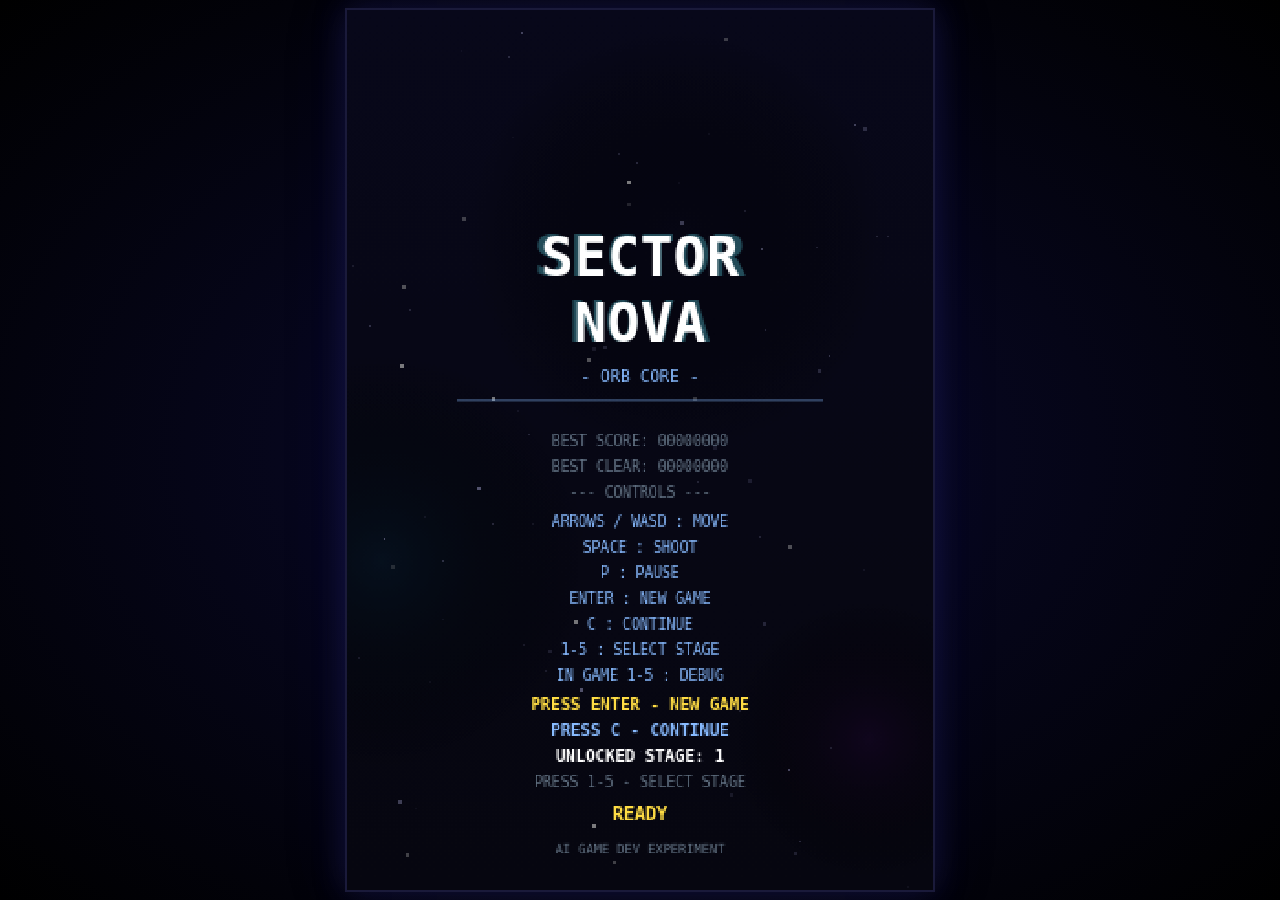
<file: sector-nova/index.html>
<!DOCTYPE html>
<html lang="en">
<head>
  <meta charset="UTF-8">
  <meta name="viewport" content="width=device-width, initial-scale=1.0, maximum-scale=1.0, user-scalable=no">
  <meta name="description" content="SECTOR NOVA: ORB CORE - An SFC-style vertical scrolling shooter game">
  <title>SECTOR NOVA</title>
  <link rel="icon" href="data:,">
  <link rel="stylesheet" href="style.css">
</head>
<body>
  <div id="game-container">
    <canvas id="gameCanvas" width="320" height="480"></canvas>
  </div>

  <!-- Load order matters: dependencies first -->
  <script src="src/utils.js"></script>
  <script src="src/input.js"></script>
  <script src="src/effects.js"></script>
  <script src="src/bullet.js"></script>
  <script src="src/weapon.js"></script>
  <script src="src/player.js"></script>
  <script src="src/enemy.js"></script>
  <script src="src/powerup.js"></script>
  <script src="src/stage.js"></script>
  <script src="src/boss.js"></script>
  <script src="src/game.js"></script>
  <script src="src/main.js"></script>
</body>
</html>
</file>
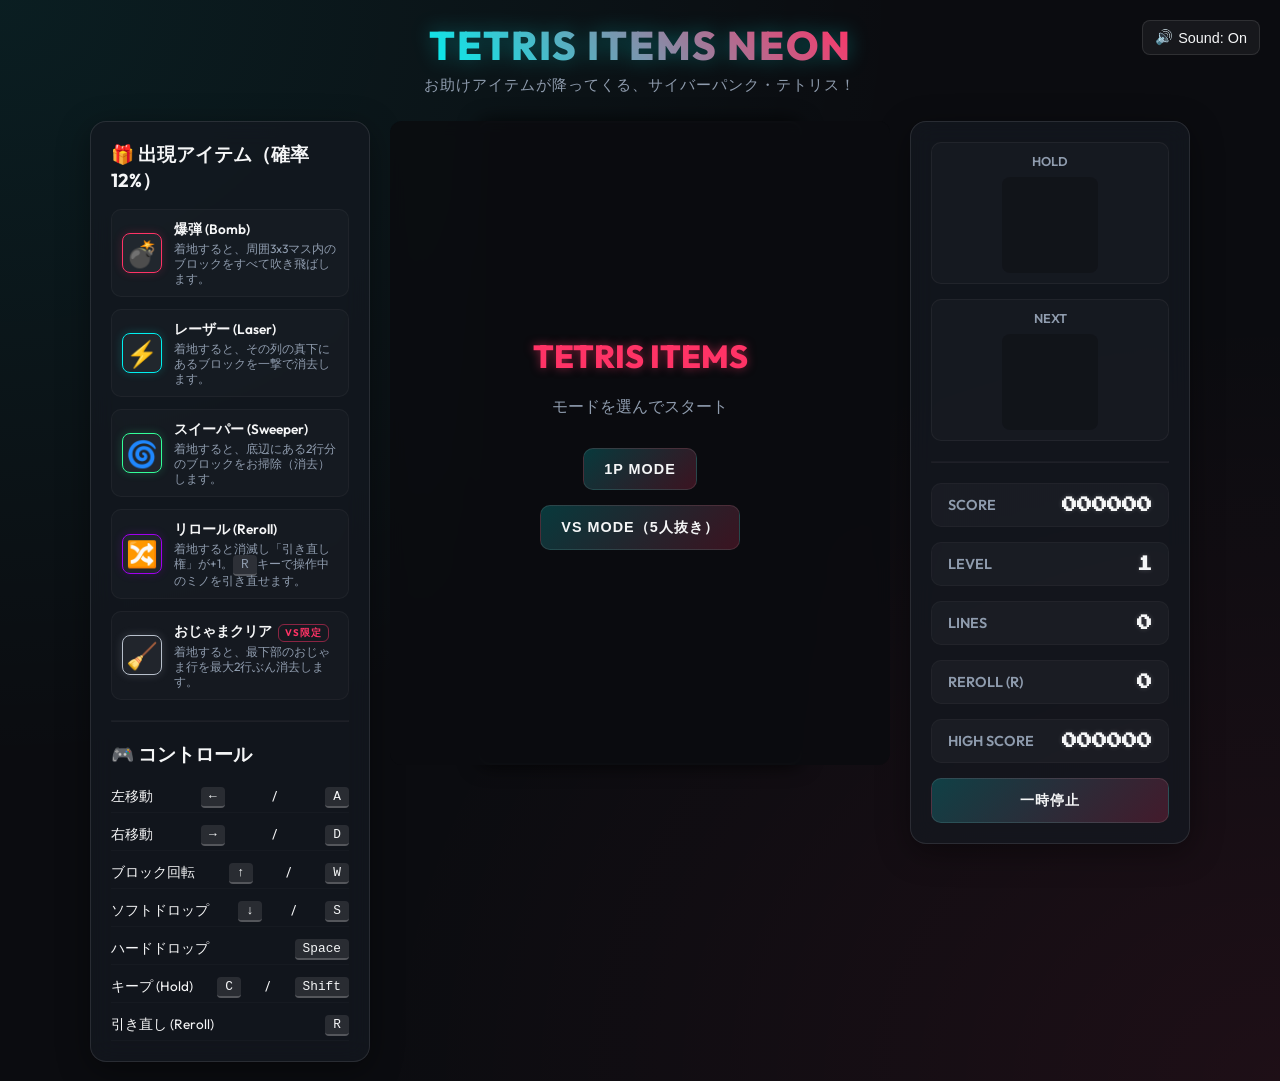
<file: tetris/index.html>
<!DOCTYPE html>
<html lang="ja">
<head>
    <meta charset="UTF-8">
    <meta name="viewport" content="width=device-width, initial-scale=1.0">
    <title>Tetris Items Neon - アイテム機能付きテトリス</title>
    <!-- Google Fonts of Outfit and Press Start 2P -->
    <link href="https://fonts.googleapis.com/css2?family=Outfit:wght@300;400;600;800&family=Press+Start+2P&display=swap" rel="stylesheet">
    <style>
        :root {
            --bg-color: #0b0c10;
            --container-bg: rgba(20, 24, 33, 0.75);
            --border-color: rgba(255, 255, 255, 0.1);
            --neon-blue: #00F0F0;
            --neon-green: #33FF99;
            --neon-pink: #FF3366;
            --neon-purple: #A000F0;
            --text-main: #f5f6f7;
            --text-muted: #8f9cae;
        }

        * {
            box-sizing: border-box;
            margin: 0;
            padding: 0;
            user-select: none;
        }

        body {
            background-color: var(--bg-color);
            background-image:
                radial-gradient(at 0% 0%, rgba(0, 240, 240, 0.08) 0, transparent 50%),
                radial-gradient(at 100% 100%, rgba(255, 51, 102, 0.08) 0, transparent 50%);
            color: var(--text-main);
            font-family: 'Outfit', sans-serif;
            min-height: 100vh;
            display: flex;
            flex-direction: column;
            align-items: center;
            justify-content: center;
            overflow-x: hidden;
            padding: 20px 10px;
        }

        h1 {
            font-family: 'Outfit', sans-serif;
            font-weight: 800;
            font-size: 2.5rem;
            letter-spacing: 2px;
            text-transform: uppercase;
            text-align: center;
            margin-bottom: 20px;
            background: linear-gradient(45deg, var(--neon-blue), var(--neon-pink));
            -webkit-background-clip: text;
            -webkit-text-fill-color: transparent;
            filter: drop-shadow(0 0 10px rgba(0, 240, 240, 0.3));
        }

        .subtitle {
            font-size: 0.95rem;
            color: var(--text-muted);
            text-align: center;
            margin-top: -15px;
            margin-bottom: 25px;
            font-weight: 300;
            letter-spacing: 1px;
        }

        /* Game Layout Container */
        .game-container {
            display: grid;
            grid-template-columns: 280px auto 280px;
            gap: 20px;
            max-width: 1100px;
            width: 100%;
            align-items: start;
        }

        /* Glassmorphism Panel style */
        .panel {
            background: var(--container-bg);
            backdrop-filter: blur(12px);
            border: 1px solid var(--border-color);
            border-radius: 16px;
            padding: 20px;
            box-shadow: 0 8px 32px 0 rgba(0, 0, 0, 0.4);
            display: flex;
            flex-direction: column;
            gap: 15px;
            transition: all 0.3s ease;
        }

        .panel:hover {
            border-color: rgba(255, 255, 255, 0.18);
            box-shadow: 0 8px 32px 0 rgba(0, 240, 240, 0.1);
        }

        /* Central Game Board */
        .board-wrapper {
            position: relative;
            display: flex;
            flex-direction: column;
            align-items: center;
            justify-content: center;
        }

        #gameBoard {
            background: rgba(10, 12, 18, 0.85);
            border: 2px solid rgba(255, 255, 255, 0.08);
            border-radius: 12px;
            box-shadow: 0 0 20px rgba(0, 0, 0, 0.8);
            display: block;
            outline: none;
            /* Scale down on narrow screens so the VS two-board canvas never overflows. */
            max-width: 100%;
            height: auto;
        }

        /* Stat components */
        .stat-box {
            display: flex;
            justify-content: space-between;
            align-items: center;
            background: rgba(255, 255, 255, 0.03);
            border: 1px solid rgba(255, 255, 255, 0.03);
            padding: 12px 16px;
            border-radius: 10px;
        }

        .stat-label {
            font-size: 0.9rem;
            color: var(--text-muted);
            text-transform: uppercase;
            font-weight: 600;
        }

        .stat-value {
            font-size: 1.4rem;
            font-weight: 800;
            color: var(--text-main);
            font-family: 'Press Start 2P', monospace;
            font-size: 0.95rem;
            text-shadow: 0 0 5px rgba(255, 255, 255, 0.2);
        }

        /* Preview Display */
        .preview-container {
            display: flex;
            flex-direction: column;
            align-items: center;
            gap: 8px;
            padding: 10px;
            background: rgba(255, 255, 255, 0.02);
            border-radius: 10px;
            border: 1px solid rgba(255, 255, 255, 0.05);
        }

        .preview-title {
            font-size: 0.8rem;
            color: var(--text-muted);
            font-weight: 600;
            text-transform: uppercase;
        }

        .preview-canvas {
            background: rgba(0, 0, 0, 0.2);
            border-radius: 8px;
            display: block;
        }

        /* Item Guide List */
        .item-list {
            display: flex;
            flex-direction: column;
            gap: 12px;
        }

        .item-card {
            display: flex;
            align-items: center;
            gap: 12px;
            padding: 10px;
            border-radius: 10px;
            background: rgba(255, 255, 255, 0.02);
            border: 1px solid rgba(255, 255, 255, 0.04);
            font-size: 0.85rem;
        }

        .item-icon {
            font-size: 1.6rem;
            min-width: 40px;
            height: 40px;
            display: flex;
            align-items: center;
            justify-content: center;
            border-radius: 8px;
            background: rgba(255, 255, 255, 0.05);
            box-shadow: inset 0 0 10px rgba(255, 255, 255, 0.1);
        }

        .item-card.bomb .item-icon {
            border: 1px solid var(--neon-pink);
            color: var(--neon-pink);
            box-shadow: 0 0 10px rgba(255, 51, 102, 0.2);
        }

        .item-card.laser .item-icon {
            border: 1px solid var(--neon-blue);
            color: var(--neon-blue);
            box-shadow: 0 0 10px rgba(0, 240, 240, 0.2);
        }

        .item-card.sweeper .item-icon {
            border: 1px solid var(--neon-green);
            color: var(--neon-green);
            box-shadow: 0 0 10px rgba(51, 255, 153, 0.2);
        }

        .item-card.reroll .item-icon {
            border: 1px solid var(--neon-purple);
            color: var(--neon-purple);
            box-shadow: 0 0 10px rgba(160, 0, 240, 0.2);
        }

        .item-card.ojamaclear .item-icon {
            border: 1px solid #B8C0CC;
            color: #B8C0CC;
            box-shadow: 0 0 10px rgba(184, 192, 204, 0.2);
        }

        .item-info h4 {
            font-weight: 600;
            margin-bottom: 2px;
        }

        .item-info p {
            color: var(--text-muted);
            font-size: 0.75rem;
            line-height: 1.25;
        }

        .badge-vs {
            display: inline-block;
            font-size: 0.6rem;
            font-weight: 700;
            letter-spacing: 1px;
            padding: 1px 6px;
            border-radius: 6px;
            margin-left: 6px;
            color: var(--neon-pink);
            border: 1px solid rgba(255, 51, 102, 0.5);
            vertical-align: middle;
        }

        /* Controls Panel */
        .controls-list {
            display: flex;
            flex-direction: column;
            gap: 8px;
            font-size: 0.85rem;
        }

        .control-row {
            display: flex;
            justify-content: space-between;
            padding: 4px 0;
            border-bottom: 1px solid rgba(255, 255, 255, 0.02);
        }

        .control-key {
            background: rgba(255, 255, 255, 0.1);
            padding: 2px 8px;
            border-radius: 4px;
            font-family: monospace;
            font-size: 0.8rem;
            border-bottom: 2px solid rgba(255, 255, 255, 0.2);
        }

        /* Action Buttons */
        .btn {
            background: linear-gradient(135deg, rgba(0, 240, 240, 0.2), rgba(255, 51, 102, 0.2));
            border: 1px solid rgba(255, 255, 255, 0.1);
            color: var(--text-main);
            padding: 12px 20px;
            border-radius: 10px;
            font-weight: 600;
            cursor: pointer;
            transition: all 0.2s ease;
            text-transform: uppercase;
            letter-spacing: 1px;
            font-size: 0.9rem;
        }

        .btn:hover {
            background: linear-gradient(135deg, rgba(0, 240, 240, 0.4), rgba(255, 51, 102, 0.4));
            border-color: rgba(255, 255, 255, 0.3);
            box-shadow: 0 0 15px rgba(0, 240, 240, 0.25);
            transform: translateY(-2px);
        }

        .btn:active {
            transform: translateY(0);
        }

        /* Overlay screen state */
        .overlay {
            position: absolute;
            top: 0;
            left: 0;
            width: 100%;
            height: 100%;
            background: rgba(11, 12, 16, 0.85);
            backdrop-filter: blur(8px);
            border-radius: 12px;
            display: flex;
            flex-direction: column;
            align-items: center;
            justify-content: center;
            gap: 15px;
            z-index: 10;
            opacity: 1;
            transition: opacity 0.3s ease;
            text-align: center;
            padding: 20px;
        }

        .overlay.hidden {
            display: none;
            pointer-events: none;
        }

        .overlay h2 {
            font-family: 'Outfit', sans-serif;
            font-weight: 800;
            font-size: 2rem;
            color: var(--neon-pink);
            text-shadow: 0 0 10px rgba(255, 51, 102, 0.5);
            margin-bottom: 5px;
        }

        .overlay p {
            color: var(--text-muted);
            margin-bottom: 15px;
        }

        /* Screen Shake effect class */
        .shake {
            animation: shake 0.15s infinite;
        }

        @keyframes shake {
            0% { transform: translate(1px, 1px) rotate(0deg); }
            10% { transform: translate(-1px, -2px) rotate(-1deg); }
            20% { transform: translate(-3px, 0px) rotate(1deg); }
            30% { transform: translate(0px, 2px) rotate(0deg); }
            40% { transform: translate(1px, -1px) rotate(1deg); }
            55% { transform: translate(-1px, 2px) rotate(-1deg); }
            70% { transform: translate(-3px, 1px) rotate(0deg); }
            85% { transform: translate(2px, 1px) rotate(-1deg); }
            100% { transform: translate(1px, -2px) rotate(0deg); }
        }

        /* Mobile Controller Layout */
        .mobile-controls {
            display: none;
            grid-template-columns: repeat(3, 1fr);
            gap: 10px;
            margin-top: 20px;
            width: 100%;
            max-width: 320px;
        }

        .control-btn {
            background: rgba(255, 255, 255, 0.05);
            border: 1px solid rgba(255, 255, 255, 0.1);
            color: var(--text-main);
            padding: 15px;
            border-radius: 12px;
            text-align: center;
            font-size: 1.2rem;
            cursor: pointer;
            touch-action: manipulation;
            transition: background 0.1s;
        }

        .control-btn:active {
            background: rgba(255, 255, 255, 0.2);
        }

        .span-2 {
            grid-column: span 2;
        }

        /* Audio Control Toggle */
        .sound-toggle {
            position: absolute;
            top: 20px;
            right: 20px;
            background: rgba(255, 255, 255, 0.05);
            border: 1px solid rgba(255, 255, 255, 0.1);
            color: var(--text-main);
            padding: 8px 12px;
            border-radius: 8px;
            cursor: pointer;
            font-size: 0.9rem;
            display: flex;
            align-items: center;
            gap: 5px;
            z-index: 20;
        }

        .sound-toggle:hover {
            background: rgba(255, 255, 255, 0.1);
        }

        /* Responsive Layout */
        @media (max-width: 900px) {
            /* Mobile = play screen only: no page scroll, no side panels.
               All stats/HOLD/NEXT are drawn into the canvas HUD instead, and
               pause lives in the bottom controller. */
            html, body {
                height: 100%;
                overflow: hidden;
            }
            body {
                justify-content: flex-start;
                padding: 6px 8px 0;
            }
            h1, .subtitle, .panel {
                display: none;
            }
            .game-container {
                grid-template-columns: 1fr;
                max-width: 100%;
                gap: 0;
            }
            .board-wrapper {
                order: 1;
            }
            #gameBoard {
                /* Fit within the screen above the fixed controller (no scroll). */
                max-width: 100%;
                max-height: calc(100dvh - 196px);
                width: auto;
                height: auto;
            }

            /* Pin the controller to the bottom of the screen so it is always
               reachable, instead of sitting below the long side panels. */
            .mobile-controls {
                display: grid;
                position: fixed;
                left: 50%;
                bottom: 0;
                transform: translateX(-50%);
                width: 100%;
                max-width: 420px;
                margin-top: 0;
                padding: 8px 10px calc(8px + env(safe-area-inset-bottom, 0px));
                background: rgba(11, 12, 16, 0.94);
                backdrop-filter: blur(8px);
                border-top: 1px solid var(--border-color);
                z-index: 50;
            }
        }
    </style>
</head>
<body>

    <button class="sound-toggle" id="soundToggle">
        <span id="soundIcon">🔊</span> <span id="soundText">Sound: On</span>
    </button>

    <h1>Tetris Items Neon</h1>
    <div class="subtitle">お助けアイテムが降ってくる、サイバーパンク・テトリス！</div>

    <div class="game-container">
        <!-- Left Side: Custom Items & Instructions -->
        <div class="panel">
            <h3>🎁 出現アイテム（確率 12%）</h3>
            <div class="item-list">
                <div class="item-card bomb">
                    <div class="item-icon">💣</div>
                    <div class="item-info">
                        <h4>爆弾 (Bomb)</h4>
                        <p>着地すると、周囲3x3マス内のブロックをすべて吹き飛ばします。</p>
                    </div>
                </div>
                <div class="item-card laser">
                    <div class="item-icon">⚡</div>
                    <div class="item-info">
                        <h4>レーザー (Laser)</h4>
                        <p>着地すると、その列の真下にあるブロックを一撃で消去します。</p>
                    </div>
                </div>
                <div class="item-card sweeper">
                    <div class="item-icon">🌀</div>
                    <div class="item-info">
                        <h4>スイーパー (Sweeper)</h4>
                        <p>着地すると、底辺にある2行分のブロックをお掃除（消去）します。</p>
                    </div>
                </div>
                <div class="item-card reroll">
                    <div class="item-icon">🔀</div>
                    <div class="item-info">
                        <h4>リロール (Reroll)</h4>
                        <p>着地すると消滅し「引き直し権」が+1。<span class="control-key">R</span>キーで操作中のミノを引き直せます。</p>
                    </div>
                </div>
                <div class="item-card ojamaclear">
                    <div class="item-icon">🧹</div>
                    <div class="item-info">
                        <h4>おじゃまクリア<span class="badge-vs">VS限定</span></h4>
                        <p>着地すると、最下部のおじゃま行を最大2行ぶん消去します。</p>
                    </div>
                </div>
            </div>

            <hr style="border-color: rgba(255,255,255,0.05); margin: 5px 0;">

            <h3>🎮 コントロール</h3>
            <div class="controls-list">
                <div class="control-row"><span>左移動</span><span class="control-key">←</span> / <span class="control-key">A</span></div>
                <div class="control-row"><span>右移動</span><span class="control-key">→</span> / <span class="control-key">D</span></div>
                <div class="control-row"><span>ブロック回転</span><span class="control-key">↑</span> / <span class="control-key">W</span></div>
                <div class="control-row"><span>ソフトドロップ</span><span class="control-key">↓</span> / <span class="control-key">S</span></div>
                <div class="control-row"><span>ハードドロップ</span><span class="control-key">Space</span></div>
                <div class="control-row"><span>キープ (Hold)</span><span class="control-key">C</span> / <span class="control-key">Shift</span></div>
                <div class="control-row"><span>引き直し (Reroll)</span><span class="control-key">R</span></div>
            </div>
        </div>

        <!-- Center: Game Board & Overlay -->
        <div class="board-wrapper">
            <canvas id="gameBoard" width="320" height="640"></canvas>

            <!-- Start Screen Overlay (mode select) -->
            <div class="overlay" id="startOverlay">
                <h2>TETRIS ITEMS</h2>
                <p>モードを選んでスタート</p>
                <button class="btn" id="mode1pBtn">1P MODE</button>
                <button class="btn" id="modeVsBtn">VS MODE（5人抜き）</button>
            </div>

            <!-- Result Screen Overlay (game over / stage clear / clear) -->
            <div class="overlay hidden" id="resultOverlay">
                <h2 id="resultTitle">GAME OVER</h2>
                <p id="resultMsg">ブロックが上まで積み上がりました。</p>
                <div id="resultScoreBox" style="margin-bottom: 20px;">
                    <div style="font-size: 0.9rem; color: var(--text-muted);">最終スコア</div>
                    <div id="finalScore" style="font-size: 1.8rem; font-weight: 800; color: var(--neon-blue); font-family: 'Press Start 2P', monospace;">0</div>
                </div>
                <button class="btn" id="nextStageBtn">次のステージへ</button>
                <button class="btn" id="retryBtn">もう一度プレイ</button>
                <button class="btn" id="toTitleBtn">モード選択へ</button>
            </div>
        </div>

        <!-- Right Side: Stats & Next/Hold -->
        <div class="panel">
            <div class="preview-container">
                <div class="preview-title">HOLD</div>
                <canvas class="preview-canvas" id="holdCanvas" width="96" height="96"></canvas>
            </div>

            <div class="preview-container">
                <div class="preview-title">NEXT</div>
                <canvas class="preview-canvas" id="nextCanvas" width="96" height="96"></canvas>
            </div>

            <hr style="border-color: rgba(255,255,255,0.05); margin: 5px 0;">

            <div class="stat-box">
                <span class="stat-label">Score</span>
                <span class="stat-value" id="scoreValue">000000</span>
            </div>

            <div class="stat-box">
                <span class="stat-label">Level</span>
                <span class="stat-value" id="levelValue">1</span>
            </div>

            <div class="stat-box">
                <span class="stat-label">Lines</span>
                <span class="stat-value" id="linesValue">0</span>
            </div>

            <div class="stat-box">
                <span class="stat-label">Reroll (R)</span>
                <span class="stat-value" id="rerollValue">0</span>
            </div>

            <div class="stat-box" id="stageBox" style="display:none;">
                <span class="stat-label">Stage</span>
                <span class="stat-value" id="stageValue">1 / 5</span>
            </div>

            <div class="stat-box">
                <span class="stat-label">High Score</span>
                <span class="stat-value" id="highScoreValue">000000</span>
            </div>

            <button class="btn" id="pauseBtn">一時停止</button>
        </div>
    </div>

    <!-- Mobile Button Controller -->
    <div class="mobile-controls">
        <div class="control-btn" id="mHold">キープ</div>
        <div class="control-btn" id="mHardDrop">一瞬落下</div>
        <div class="control-btn" id="mRotate">回転</div>
        <div class="control-btn" id="mLeft">←</div>
        <div class="control-btn" id="mDown">↓</div>
        <div class="control-btn" id="mRight">→</div>
        <div class="control-btn span-2" id="mReroll">🔀 引き直し</div>
        <div class="control-btn" id="mPause">⏸ 停止</div>
    </div>

    <script>
        // =====================================================================
        // Web Audio API Synthesizer Sound Engine (unchanged from baseline)
        // =====================================================================
        let soundEnabled = true;
        let audioCtx = null;

        function initAudio() {
            if (!audioCtx) {
                audioCtx = new (window.AudioContext || window.webkitAudioContext)();
            }
        }

        const soundToggle = document.getElementById('soundToggle');
        soundToggle.addEventListener('click', () => {
            soundEnabled = !soundEnabled;
            document.getElementById('soundIcon').innerText = soundEnabled ? '🔊' : '🔇';
            document.getElementById('soundText').innerText = soundEnabled ? 'Sound: On' : 'Sound: Off';
        });

        function playSound(type) {
            if (!soundEnabled) return;
            initAudio();
            if (!audioCtx) return;
            if (audioCtx.state === 'suspended') {
                audioCtx.resume();
            }
            const osc = audioCtx.createOscillator();
            const gain = audioCtx.createGain();
            osc.connect(gain);
            gain.connect(audioCtx.destination);

            const now = audioCtx.currentTime;

            if (type === 'move') {
                osc.type = 'triangle';
                osc.frequency.setValueAtTime(140, now);
                osc.frequency.exponentialRampToValueAtTime(80, now + 0.05);
                gain.gain.setValueAtTime(0.12, now);
                gain.gain.exponentialRampToValueAtTime(0.01, now + 0.05);
                osc.start(now);
                osc.stop(now + 0.05);
            } else if (type === 'rotate') {
                osc.type = 'triangle';
                osc.frequency.setValueAtTime(280, now);
                osc.frequency.exponentialRampToValueAtTime(400, now + 0.06);
                gain.gain.setValueAtTime(0.12, now);
                gain.gain.exponentialRampToValueAtTime(0.01, now + 0.06);
                osc.start(now);
                osc.stop(now + 0.06);
            } else if (type === 'clear') {
                // Chord
                osc.type = 'sine';
                osc.frequency.setValueAtTime(440, now); // A4
                osc.frequency.setValueAtTime(554.37, now + 0.08); // C#5
                osc.frequency.setValueAtTime(659.25, now + 0.16); // E5
                osc.frequency.setValueAtTime(880, now + 0.24); // A5
                gain.gain.setValueAtTime(0.2, now);
                gain.gain.exponentialRampToValueAtTime(0.01, now + 0.45);
                osc.start(now);
                osc.stop(now + 0.45);
            } else if (type === 'explosion') {
                // White noise explosion
                const bufferSize = audioCtx.sampleRate * 0.5;
                const buffer = audioCtx.createBuffer(1, bufferSize, audioCtx.sampleRate);
                const data = buffer.getChannelData(0);
                for (let i = 0; i < bufferSize; i++) {
                    data[i] = Math.random() * 2 - 1;
                }
                const noise = audioCtx.createBufferSource();
                noise.buffer = buffer;

                const filter = audioCtx.createBiquadFilter();
                filter.type = 'lowpass';
                filter.frequency.setValueAtTime(500, now);
                filter.frequency.exponentialRampToValueAtTime(40, now + 0.5);

                noise.connect(filter);
                filter.connect(gain);
                gain.gain.setValueAtTime(0.4, now);
                gain.gain.exponentialRampToValueAtTime(0.01, now + 0.5);
                noise.start(now);
                noise.stop(now + 0.5);
            } else if (type === 'laser') {
                // Quick downward frequency sweep
                osc.type = 'sawtooth';
                osc.frequency.setValueAtTime(1000, now);
                osc.frequency.exponentialRampToValueAtTime(80, now + 0.25);

                const filter = audioCtx.createBiquadFilter();
                filter.type = 'bandpass';
                filter.frequency.setValueAtTime(800, now);

                osc.disconnect(gain);
                osc.connect(filter);
                filter.connect(gain);

                gain.gain.setValueAtTime(0.25, now);
                gain.gain.exponentialRampToValueAtTime(0.01, now + 0.25);
                osc.start(now);
                osc.stop(now + 0.25);
            } else if (type === 'sweep') {
                // Ascending whistle sweep
                osc.type = 'sine';
                osc.frequency.setValueAtTime(80, now);
                osc.frequency.exponentialRampToValueAtTime(880, now + 0.4);
                gain.gain.setValueAtTime(0.18, now);
                gain.gain.exponentialRampToValueAtTime(0.01, now + 0.4);
                osc.start(now);
                osc.stop(now + 0.4);
            } else if (type === 'gameover') {
                osc.type = 'sawtooth';
                osc.frequency.setValueAtTime(261.63, now); // C4
                osc.frequency.setValueAtTime(220, now + 0.25); // A3
                osc.frequency.setValueAtTime(196, now + 0.5); // G3
                osc.frequency.setValueAtTime(146.83, now + 0.75); // D3
                gain.gain.setValueAtTime(0.25, now);
                gain.gain.exponentialRampToValueAtTime(0.01, now + 1.2);
                osc.start(now);
                osc.stop(now + 1.2);
            } else if (type === 'land') {
                osc.type = 'triangle';
                osc.frequency.setValueAtTime(80, now);
                gain.gain.setValueAtTime(0.12, now);
                gain.gain.exponentialRampToValueAtTime(0.01, now + 0.08);
                osc.start(now);
                osc.stop(now + 0.08);
            } else if (type === 'garbage') {
                // Low thud when garbage rises up the board
                osc.type = 'square';
                osc.frequency.setValueAtTime(120, now);
                osc.frequency.exponentialRampToValueAtTime(60, now + 0.18);
                gain.gain.setValueAtTime(0.14, now);
                gain.gain.exponentialRampToValueAtTime(0.01, now + 0.18);
                osc.start(now);
                osc.stop(now + 0.18);
            } else if (type === 'win') {
                osc.type = 'sine';
                osc.frequency.setValueAtTime(523.25, now);     // C5
                osc.frequency.setValueAtTime(659.25, now + 0.12); // E5
                osc.frequency.setValueAtTime(783.99, now + 0.24); // G5
                osc.frequency.setValueAtTime(1046.5, now + 0.36); // C6
                gain.gain.setValueAtTime(0.2, now);
                gain.gain.exponentialRampToValueAtTime(0.01, now + 0.8);
                osc.start(now);
                osc.stop(now + 0.8);
            }
        }

        // =====================================================================
        // Core constants & shared helpers
        // =====================================================================
        const COLS = 10;
        const ROWS = 20;
        const BLOCK_SIZE = 32;
        const OJAMA = 11; // garbage block id (gray)

        const canvas = document.getElementById('gameBoard');
        const ctx = canvas.getContext('2d');
        const holdCanvas = document.getElementById('holdCanvas');
        const hCtx = holdCanvas.getContext('2d');
        const nextCanvas = document.getElementById('nextCanvas');
        const nCtx = nextCanvas.getContext('2d');

        // On phones we hide the side panels and draw a compact HUD on the canvas
        // top instead (HOLD/NEXT/score/level/stage), so the play screen needs no
        // scrolling. HUD_H is the canvas-space height reserved for that HUD.
        let isMobile = window.matchMedia('(max-width: 900px)').matches;
        const HUD_H = 108;
        function hudTop() { return isMobile ? HUD_H : 0; }

        // Tetromino shapes mapping
        const SHAPES = {
            1: [[1, 1, 1, 1]], // I
            2: [[2, 2], [2, 2]], // O
            3: [[0, 3, 0], [3, 3, 3]], // T
            4: [[0, 4, 4], [4, 4, 0]], // S
            5: [[5, 5, 0], [0, 5, 5]], // Z
            6: [[6, 0, 0], [6, 6, 6]], // J
            7: [[0, 0, 7], [7, 7, 7]]  // L
        };

        const NEON_COLORS = {
            1: '#00F0F0', // I: Cyan
            2: '#F0F000', // O: Yellow
            3: '#A000F0', // T: Purple
            4: '#00F000', // S: Green
            5: '#F00000', // Z: Red
            6: '#0000F0', // J: Blue
            7: '#F0A000', // L: Orange
            8: '#FF3366', // Bomb (ピンク赤)
            9: '#33CCFF', // Laser (ライトブルー)
            10: '#33FF99', // Sweeper (ライムグリーン)
            11: '#888888', // Ojama garbage (グレー)
            12: '#B8C0CC', // Ojama-clear item (明るいグレー)
            13: '#A000F0'  // Reroll item (パープル)
        };

        // Items render an emoji glyph inside their block (garbage id 11 does not).
        const ITEM_EMOJI = { 8: '💣', 9: '⚡', 10: '🌀', 12: '🧹', 13: '🔀' };

        // Item id <-> type mapping
        const ITEM_ID_BY_TYPE = { bomb: 8, laser: 9, sweeper: 10, ojamaclear: 12, reroll: 13 };

        function createStandardPiece(id) {
            return {
                matrix: JSON.parse(JSON.stringify(SHAPES[id])),
                id: id,
                isItem: false,
                color: NEON_COLORS[id]
            };
        }

        function createItemPiece(type) {
            const id = ITEM_ID_BY_TYPE[type];
            return {
                matrix: [[id]],
                id: id,
                isItem: true,
                itemType: type,
                color: NEON_COLORS[id]
            };
        }

        // Rotate a matrix 90deg; dir>0 clockwise. Returns a NEW matrix.
        function rotate(matrix, dir) {
            const rows = matrix.length;
            const cols = matrix[0].length;
            const result = Array.from({ length: cols }, () => Array(rows).fill(0));
            for (let y = 0; y < rows; y++) {
                for (let x = 0; x < cols; x++) {
                    if (dir > 0) {
                        result[x][rows - 1 - y] = matrix[y][x];
                    } else {
                        result[cols - 1 - x][y] = matrix[y][x];
                    }
                }
            }
            return result;
        }

        function rotateN(matrix, n) {
            let m = matrix;
            const times = ((n % 4) + 4) % 4;
            for (let i = 0; i < times; i++) m = rotate(m, 1);
            return m;
        }

        // Particle effect class (positions are in the 320x640 board space)
        class Particle {
            constructor(x, y, color) {
                this.x = x;
                this.y = y;
                this.vx = (Math.random() - 0.5) * 8;
                this.vy = (Math.random() - 0.5) * 8 - 2;
                this.color = color;
                this.alpha = 1.0;
                this.size = Math.random() * 4 + 3;
                this.decay = Math.random() * 0.02 + 0.015;
            }
            update() {
                this.x += this.vx;
                this.y += this.vy;
                this.vy += 0.15; // gravity
                this.alpha -= this.decay;
            }
            draw(context) {
                context.save();
                context.globalAlpha = this.alpha;
                context.fillStyle = this.color;
                context.shadowBlur = 8;
                context.shadowColor = this.color;
                context.beginPath();
                context.arc(this.x, this.y, this.size, 0, Math.PI * 2);
                context.fill();
                context.restore();
            }
        }

        // =====================================================================
        // Board — one full field. The player and the CPU each own one. The 1P
        // mode runs a single Board; the engine is identical for both.
        // =====================================================================
        class Board {
            constructor(opts) {
                opts = opts || {};
                this.isCPU = !!opts.isCPU;   // CPU never gets items and self-plays
                this.vs = !!opts.vs;         // VS mode board (garbage enabled)
                this.onSendGarbage = null;   // fn(rows) -> route garbage to opponent
                this.onTopOut = null;        // fn() -> this board lost
                // CPU tuning (set by the VS setup per stage)
                this.cpuInterval = 600;
                this.cpuBestRate = 0.8;
                this.cpuTimer = 0;
                this.reset();
            }

            reset() {
                this.grid = Array.from({ length: ROWS }, () => Array(COLS).fill(0));
                this.score = 0;
                this.level = 1;
                this.linesCleared = 0;
                this.dropInterval = 1000;
                this.dropCounter = 0;
                this.holdPiece = null;
                this.hasHeld = false;
                this.bag = [];
                this.particles = [];
                this.pendingGarbage = []; // queue of { rows, hole }
                this.rerollStock = 0;
                this.isGameOver = false;
                this.cpuTimer = 0;
                this.currentPiece = this.getNextFromBag();
                this.nextPiece = this.getNextFromBag();
                this.spawnCurrent();
            }

            // Item probability + pool. CPU boards always draw normal pieces.
            getNextFromBag() {
                if (!this.isCPU && Math.random() < 0.12) {
                    const pool = this.vs
                        ? ['bomb', 'laser', 'sweeper', 'reroll', 'ojamaclear']
                        : ['bomb', 'laser', 'sweeper', 'reroll'];
                    const t = pool[Math.floor(Math.random() * pool.length)];
                    return createItemPiece(t);
                }
                return this.drawNormalPiece();
            }

            // Force a normal tetromino from the 7-bag (used by reroll too).
            drawNormalPiece() {
                if (this.bag.length === 0) {
                    this.bag = [1, 2, 3, 4, 5, 6, 7];
                    for (let i = this.bag.length - 1; i > 0; i--) {
                        const j = Math.floor(Math.random() * (i + 1));
                        [this.bag[i], this.bag[j]] = [this.bag[j], this.bag[i]];
                    }
                }
                return createStandardPiece(this.bag.pop());
            }

            spawnCurrent() {
                const p = this.currentPiece;
                p.x = Math.floor(COLS / 2) - Math.floor(p.matrix[0].length / 2);
                p.y = p.isItem ? 0 : -1;
            }

            collide(piece) {
                const m = piece.matrix;
                for (let y = 0; y < m.length; ++y) {
                    for (let x = 0; x < m[y].length; ++x) {
                        if (m[y][x] !== 0) {
                            const boardX = piece.x + x;
                            const boardY = piece.y + y;
                            if (boardX < 0 || boardX >= COLS || boardY >= ROWS) return true;
                            if (boardY >= 0 && this.grid[boardY][boardX] !== 0) return true;
                        }
                    }
                }
                return false;
            }

            merge(piece) {
                const m = piece.matrix;
                for (let y = 0; y < m.length; ++y) {
                    for (let x = 0; x < m[y].length; ++x) {
                        if (m[y][x] !== 0) {
                            const boardY = piece.y + y;
                            const boardX = piece.x + x;
                            if (boardY >= 0) this.grid[boardY][boardX] = m[y][x];
                        }
                    }
                }
            }

            // Floating blocks fall to fill empty spaces beneath them (per column).
            applyBoardGravity() {
                for (let x = 0; x < COLS; x++) {
                    let columnBlocks = [];
                    for (let y = 0; y < ROWS; y++) {
                        if (this.grid[y][x] !== 0) columnBlocks.push(this.grid[y][x]);
                    }
                    let targetY = ROWS - 1;
                    while (columnBlocks.length > 0) {
                        this.grid[targetY][x] = columnBlocks.pop();
                        targetY--;
                    }
                    while (targetY >= 0) {
                        this.grid[targetY][x] = 0;
                        targetY--;
                    }
                }
            }

            // Clears full rows; returns how many were cleared this lock.
            arenaSweep() {
                let rowCount = 0;
                outer: for (let y = ROWS - 1; y >= 0; --y) {
                    for (let x = 0; x < COLS; ++x) {
                        if (this.grid[y][x] === 0) continue outer;
                    }
                    const row = this.grid.splice(y, 1)[0];
                    this.grid.unshift(Array(COLS).fill(0));
                    ++y;
                    row.forEach((id) => { this.spawnLineParticles(y - 1, NEON_COLORS[id] || '#FFF'); });
                    rowCount++;
                }

                if (rowCount > 0) {
                    if (!this.isCPU) playSound('clear');
                    this.linesCleared += rowCount;
                    const lineScores = [0, 100, 300, 500, 800];
                    this.score += lineScores[Math.min(rowCount, 4)] * this.level;
                    this.level = Math.floor(this.linesCleared / 10) + 1;
                    this.dropInterval = Math.max(100, 1000 - (this.level - 1) * 90);
                }
                return rowCount;
            }

            // ---- Particles (board-local) ----
            spawnExplosionParticles(gridX, gridY, color) {
                const count = 35;
                const x = gridX * BLOCK_SIZE + BLOCK_SIZE / 2;
                const y = gridY * BLOCK_SIZE + BLOCK_SIZE / 2;
                for (let i = 0; i < count; i++) this.particles.push(new Particle(x, y, color));
            }
            spawnLineParticles(row, color) {
                for (let col = 0; col < COLS; col++) {
                    const x = col * BLOCK_SIZE + BLOCK_SIZE / 2;
                    const y = row * BLOCK_SIZE + BLOCK_SIZE / 2;
                    for (let i = 0; i < 4; i++) this.particles.push(new Particle(x, y, color));
                }
            }
            updateParticles() {
                for (const p of this.particles) p.update();
                this.particles = this.particles.filter(p => p.alpha > 0);
            }

            // ---- Item activation (player boards only ever hold items) ----
            activateItem(type, x, y) {
                if (type === 'bomb') {
                    playSound('explosion');
                    triggerScreenShake();
                    const radius = 1;
                    for (let dy = -radius; dy <= radius; dy++) {
                        for (let dx = -radius; dx <= radius; dx++) {
                            const tx = x + dx, ty = y + dy;
                            if (tx >= 0 && tx < COLS && ty >= 0 && ty < ROWS) {
                                if (this.grid[ty][tx] !== 0) {
                                    const color = NEON_COLORS[this.grid[ty][tx]] || '#FFF';
                                    this.spawnExplosionParticles(tx, ty, color);
                                }
                                this.grid[ty][tx] = 0;
                            }
                        }
                    }
                    this.spawnExplosionParticles(x, y, '#FF3366');
                    this.applyBoardGravity();
                    this.score += 150;
                } else if (type === 'laser') {
                    playSound('laser');
                    triggerScreenShake();
                    for (let ty = 0; ty < ROWS; ty++) {
                        if (this.grid[ty][x] !== 0) {
                            this.spawnExplosionParticles(x, ty, NEON_COLORS[this.grid[ty][x]] || '#FFF');
                            this.grid[ty][x] = 0;
                        }
                    }
                    for (let i = 0; i < ROWS; i++) {
                        this.particles.push(new Particle(x * BLOCK_SIZE + BLOCK_SIZE / 2, i * BLOCK_SIZE + BLOCK_SIZE / 2, '#33CCFF'));
                    }
                    this.applyBoardGravity();
                    this.score += 100;
                } else if (type === 'sweeper') {
                    playSound('sweep');
                    triggerScreenShake();
                    this.grid.splice(ROWS - 2, 2);
                    this.grid.unshift(Array(COLS).fill(0));
                    this.grid.unshift(Array(COLS).fill(0));
                    for (let row = ROWS - 2; row < ROWS; row++) this.spawnLineParticles(row, '#33FF99');
                    this.score += 200;
                }
            }

            // おじゃまクリア: remove up to 2 bottom-most rows that contain garbage.
            activateOjamaClear() {
                playSound('sweep');
                triggerScreenShake();
                let removed = 0;
                for (let y = ROWS - 1; y >= 0 && removed < 2; y--) {
                    if (this.grid[y].some(c => c === OJAMA)) {
                        this.spawnLineParticles(y, '#B8C0CC');
                        this.grid.splice(y, 1);
                        this.grid.unshift(Array(COLS).fill(0));
                        removed++;
                        y++; // re-check the row that shifted down into this slot
                    }
                }
                this.applyBoardGravity();
                if (removed > 0) this.score += 80 * removed;
            }

            // ---- Garbage (VS) ----
            receiveGarbage(rows) {
                if (rows <= 0) return;
                // Whole attack shares one hole column (a diggable well).
                this.pendingGarbage.push({ rows: rows, hole: Math.floor(Math.random() * COLS) });
            }

            applyPendingGarbage() {
                if (this.pendingGarbage.length === 0) return;
                const attacks = this.pendingGarbage;
                this.pendingGarbage = [];
                let overflow = false;
                let rose = false;
                for (const atk of attacks) {
                    for (let i = 0; i < atk.rows; i++) {
                        const row = Array(COLS).fill(OJAMA);
                        row[atk.hole] = 0;
                        this.grid.push(row); // add at the bottom
                        rose = true;
                    }
                    // Push the existing stack up by removing rows from the top.
                    const pushedOut = this.grid.splice(0, atk.rows);
                    if (pushedOut.some(r => r.some(c => c !== 0))) overflow = true;
                }
                if (rose && !this.isCPU) playSound('garbage');
                if (overflow) {
                    this.isGameOver = true;
                    if (this.onTopOut) this.onTopOut();
                }
            }

            // ---- Lock / spawn ----
            lockPiece() {
                const p = this.currentPiece;
                if (p.isItem && p.itemType === 'reroll') {
                    // Reroll vanishes and banks a reroll charge instead of landing.
                    this.rerollStock++;
                } else if (p.isItem && p.itemType === 'ojamaclear') {
                    this.activateOjamaClear();
                } else {
                    this.merge(p);
                    if (p.isItem) {
                        this.activateItem(p.itemType, p.x, p.y);
                    } else {
                        const cleared = this.arenaSweep();
                        if (this.vs && cleared >= 2 && this.onSendGarbage) {
                            // 2->1, 3->2, 4->3 garbage rows to the opponent.
                            this.onSendGarbage(cleared - 1);
                        }
                    }
                }
                if (this.vs) this.applyPendingGarbage();
                if (this.isGameOver) return; // garbage overflow ended the game
                this.spawnNext();
            }

            spawnNext() {
                this.currentPiece = this.nextPiece;
                this.nextPiece = this.getNextFromBag();
                this.spawnCurrent();
                this.hasHeld = false;
                if (this.collide(this.currentPiece)) {
                    this.isGameOver = true;
                    if (this.onTopOut) this.onTopOut();
                }
            }

            // ---- Player actions ----
            move(dir) {
                this.currentPiece.x += dir;
                if (this.collide(this.currentPiece)) this.currentPiece.x -= dir;
                else if (!this.isCPU) playSound('move');
            }

            gravityStep() {
                this.currentPiece.y++;
                if (this.collide(this.currentPiece)) {
                    this.currentPiece.y--;
                    if (!this.isCPU) playSound('land');
                    this.lockPiece();
                }
                this.dropCounter = 0;
            }

            hardDrop() {
                let count = 0;
                while (!this.collide(this.currentPiece)) { this.currentPiece.y++; count++; }
                this.currentPiece.y--;
                if (!this.isCPU) playSound('land');
                this.score += count * 2;
                this.lockPiece();
                this.dropCounter = 0;
            }

            rotatePiece(dir) {
                if (this.currentPiece.isItem) return; // 1x1 items don't rotate
                const pos = this.currentPiece.x;
                const originalMatrix = this.currentPiece.matrix;
                let offset = 1;
                this.currentPiece.matrix = rotate(this.currentPiece.matrix, dir);
                while (this.collide(this.currentPiece)) {
                    this.currentPiece.x += offset;
                    offset = -(offset + (offset > 0 ? 1 : -1));
                    if (offset > this.currentPiece.matrix[0].length) {
                        this.currentPiece.matrix = originalMatrix;
                        this.currentPiece.x = pos;
                        return;
                    }
                }
                if (!this.isCPU) playSound('rotate');
            }

            hold() {
                if (this.hasHeld) return;
                playSound('rotate');
                if (this.holdPiece === null) {
                    this.holdPiece = this.currentPiece;
                    this.spawnNext();
                    // spawnNext clears hasHeld; re-set so a hold can't repeat this turn
                    this.hasHeld = true;
                    return;
                } else {
                    const temp = this.currentPiece;
                    this.currentPiece = this.holdPiece;
                    this.holdPiece = temp;
                    this.spawnCurrent();
                }
                this.hasHeld = true;
            }

            reroll() {
                if (this.rerollStock <= 0) return false;
                if (!this.currentPiece || this.currentPiece.isItem) return false; // only normal minos
                this.rerollStock--;
                this.currentPiece = this.drawNormalPiece();
                this.spawnCurrent();
                playSound('rotate');
                return true;
            }

            // ---- Per-frame update ----
            update(dt) {
                this.updateParticles();
                if (this.isGameOver) return;
                if (this.isCPU) {
                    this.cpuUpdate(dt);
                } else {
                    this.dropCounter += dt;
                    if (this.dropCounter > this.dropInterval) this.gravityStep();
                }
            }

            // ---- CPU AI (heuristic placement) ----
            cpuUpdate(dt) {
                this.cpuTimer += dt;
                if (this.cpuTimer >= this.cpuInterval) {
                    this.cpuTimer = 0;
                    this.cpuPlaceOnePiece();
                }
            }

            cpuPlaceOnePiece() {
                if (!this.currentPiece) return;
                const move = this.cpuChooseMove();
                if (move) {
                    this.currentPiece.matrix = rotateN(this.currentPiece.matrix, move.rot);
                    this.currentPiece.x = move.x;
                }
                this.hardDrop();
            }

            // Try every rotation x column; score the resulting board.
            cpuChooseMove() {
                const base = this.currentPiece.matrix;
                const candidates = [];
                for (let r = 0; r < 4; r++) {
                    const mat = rotateN(base, r);
                    for (let x = -3; x <= COLS; x++) {
                        const res = this.cpuSimulateDrop(mat, x);
                        if (!res) continue;
                        const sc = this.cpuEvaluate(res.grid, res.lines, res.topOut);
                        candidates.push({ rot: r, x: x, score: sc });
                    }
                }
                if (candidates.length === 0) return null;
                candidates.sort((a, b) => b.score - a.score);
                if (Math.random() < this.cpuBestRate) return candidates[0];
                // Weakness: pick a slightly sub-optimal move from the BETTER ones,
                // never a board-wrecking random one (this is what made the CPU
                // self-topple). Sorted desc, so top-K excludes the suicidal moves.
                const topK = Math.max(3, Math.ceil(candidates.length * 0.25));
                return candidates[Math.floor(Math.random() * topK)];
            }

            cpuSimulateDrop(mat, x) {
                // Horizontal bounds check
                for (let yy = 0; yy < mat.length; yy++) {
                    for (let xx = 0; xx < mat[yy].length; xx++) {
                        if (mat[yy][xx] && (x + xx < 0 || x + xx >= COLS)) return null;
                    }
                }
                const collideAt = (yy) => {
                    for (let py = 0; py < mat.length; py++) {
                        for (let px = 0; px < mat[py].length; px++) {
                            if (!mat[py][px]) continue;
                            const gx = x + px, gy = yy + py;
                            if (gy >= ROWS) return true;
                            if (gy >= 0 && this.grid[gy][gx] !== 0) return true;
                        }
                    }
                    return false;
                };
                let y = -mat.length;
                if (collideAt(y)) return null;
                while (!collideAt(y + 1)) y++;
                const g = this.grid.map(r => r.slice());
                let topOut = false;
                for (let py = 0; py < mat.length; py++) {
                    for (let px = 0; px < mat[py].length; px++) {
                        if (!mat[py][px]) continue;
                        const gx = x + px, gy = y + py;
                        if (gy < 0) { topOut = true; continue; }
                        g[gy][gx] = mat[py][px];
                    }
                }
                let lines = 0;
                for (let yy = ROWS - 1; yy >= 0; yy--) {
                    if (g[yy].every(c => c !== 0)) {
                        g.splice(yy, 1);
                        g.unshift(Array(COLS).fill(0));
                        lines++;
                        yy++;
                    }
                }
                return { grid: g, lines: lines, topOut: topOut };
            }

            // El-Tetris style weights: prefer clears, punish holes/height/bumpiness.
            cpuEvaluate(g, lines, topOut) {
                let agg = 0, holes = 0, bump = 0;
                const h = new Array(COLS).fill(0);
                for (let x = 0; x < COLS; x++) {
                    let seen = false;
                    for (let y = 0; y < ROWS; y++) {
                        if (g[y][x] !== 0) {
                            if (!seen) { h[x] = ROWS - y; seen = true; }
                        } else if (seen) {
                            holes++;
                        }
                    }
                    agg += h[x];
                }
                for (let x = 0; x < COLS - 1; x++) bump += Math.abs(h[x] - h[x + 1]);
                let score = -0.51 * agg + 0.76 * lines - 0.36 * holes - 0.18 * bump;
                if (topOut) score -= 1000;
                return score;
            }
        }

        // =====================================================================
        // Screen shake (whole canvas) — used by player item effects.
        // =====================================================================
        function triggerScreenShake() {
            canvas.classList.add('shake');
            setTimeout(() => { canvas.classList.remove('shake'); }, 300);
        }

        // =====================================================================
        // Rendering
        // =====================================================================
        function drawNeonBlock(context, x, y, id, size, glow = true) {
            const color = NEON_COLORS[id];
            context.save();
            if (glow) {
                context.shadowBlur = 10;
                context.shadowColor = color;
            }
            context.fillStyle = color;
            context.beginPath();
            context.roundRect(x + 1, y + 1, size - 2, size - 2, 4);
            context.fill();

            context.shadowBlur = 0;
            context.fillStyle = 'rgba(255, 255, 255, 0.25)';
            context.beginPath();
            context.roundRect(x + 2, y + 2, size - 4, (size - 4) / 3, 2);
            context.fill();
            context.restore();

            if (ITEM_EMOJI[id]) {
                context.save();
                context.font = `${size * 0.65}px sans-serif`;
                context.textAlign = 'center';
                context.textBaseline = 'middle';
                context.fillText(ITEM_EMOJI[id], x + size / 2, y + size / 2 + 1);
                context.restore();
            }
        }

        function drawMatrix(matrix, offset, context) {
            matrix.forEach((row, y) => {
                row.forEach((value, x) => {
                    if (value !== 0) {
                        drawNeonBlock(context, (x + offset.x) * BLOCK_SIZE, (y + offset.y) * BLOCK_SIZE, value, BLOCK_SIZE);
                    }
                });
            });
        }

        function drawGridLines(context) {
            context.strokeStyle = 'rgba(255, 255, 255, 0.03)';
            context.lineWidth = 1;
            for (let x = 0; x < COLS; x++) {
                context.beginPath();
                context.moveTo(x * BLOCK_SIZE, 0);
                context.lineTo(x * BLOCK_SIZE, ROWS * BLOCK_SIZE);
                context.stroke();
            }
            for (let y = 0; y < ROWS; y++) {
                context.beginPath();
                context.moveTo(0, y * BLOCK_SIZE);
                context.lineTo(COLS * BLOCK_SIZE, y * BLOCK_SIZE);
                context.stroke();
            }
        }

        function drawPreview(piece, previewCanvas, context) {
            context.clearRect(0, 0, previewCanvas.width, previewCanvas.height);
            if (!piece) return;
            const m = piece.matrix;
            const size = 18;
            const pieceWidth = m[0].length * size;
            const pieceHeight = m.length * size;
            const offsetX = (previewCanvas.width - pieceWidth) / 2;
            const offsetY = (previewCanvas.height - pieceHeight) / 2;
            m.forEach((row, y) => {
                row.forEach((value, x) => {
                    if (value !== 0) {
                        drawNeonBlock(context, offsetX + x * size, offsetY + y * size, value, size - 1, true);
                    }
                });
            });
        }

        // Draw a whole board into the main canvas at an offset + scale (so the CPU
        // board can reuse the exact same 320x640 drawing code, just smaller).
        function drawBoardInto(b, ox, oy, scale) {
            ctx.save();
            ctx.translate(ox, oy);
            ctx.scale(scale, scale);
            // Clip to the field so a piece spawning above the top row (y = -1)
            // never pokes out above the board frame / into the HUD.
            ctx.beginPath();
            ctx.rect(0, 0, COLS * BLOCK_SIZE, ROWS * BLOCK_SIZE);
            ctx.clip();
            drawGridLines(ctx);
            b.grid.forEach((row, y) => {
                row.forEach((value, x) => {
                    if (value !== 0) drawNeonBlock(ctx, x * BLOCK_SIZE, y * BLOCK_SIZE, value, BLOCK_SIZE, false);
                });
            });
            if (b.currentPiece) drawMatrix(b.currentPiece.matrix, { x: b.currentPiece.x, y: b.currentPiece.y }, ctx);
            b.particles.forEach(p => p.draw(ctx));
            ctx.restore();
        }

        const CPU_OX = 360, CPU_SCALE = 0.5;
        const BOARD_W = COLS * BLOCK_SIZE, BOARD_H = ROWS * BLOCK_SIZE;

        // A framed background behind a board so the player/CPU fields read as
        // separate panels (fixes the "where's the boundary" confusion in VS).
        function drawBoardPanel(ox, oy, scale) {
            const w = BOARD_W * scale, h = BOARD_H * scale;
            ctx.save();
            ctx.fillStyle = 'rgba(10, 12, 18, 0.85)';
            ctx.strokeStyle = 'rgba(255, 255, 255, 0.16)';
            ctx.lineWidth = 2;
            ctx.beginPath();
            ctx.roundRect(ox - 3, oy - 3, w + 6, h + 6, 10);
            ctx.fill();
            ctx.stroke();
            ctx.restore();
        }

        function drawBoardLabel(text, x, y, color) {
            ctx.save();
            ctx.font = '800 14px Outfit, sans-serif';
            ctx.textAlign = 'left';
            ctx.textBaseline = 'alphabetic';
            const w = ctx.measureText(text).width;
            ctx.fillStyle = 'rgba(11, 12, 16, 0.78)';
            ctx.beginPath();
            ctx.roundRect(x - 4, y - 14, w + 8, 19, 6);
            ctx.fill();
            ctx.fillStyle = color;
            ctx.fillText(text, x, y);
            ctx.restore();
        }

        function drawVSDecor(top, cpuTop) {
            // Dashed divider between the two fields.
            const dividerX = BOARD_W + (CPU_OX - BOARD_W) / 2;
            ctx.save();
            ctx.strokeStyle = 'rgba(255, 255, 255, 0.12)';
            ctx.lineWidth = 2;
            ctx.setLineDash([5, 8]);
            ctx.beginPath();
            ctx.moveTo(dividerX, top);
            ctx.lineTo(dividerX, top + BOARD_H);
            ctx.stroke();
            ctx.restore();
            drawBoardLabel('YOU', 6, top + 16, '#00F0F0');
            drawBoardLabel('CPU  ' + vsStage + ' / 5', CPU_OX + 4, cpuTop + 14, '#FF3366');
        }

        // Mobile HUD: HOLD/NEXT minis + stats drawn across the canvas top.
        function drawMiniBox(label, piece, x, y, box) {
            ctx.save();
            ctx.fillStyle = '#8f9cae';
            ctx.font = '600 10px Outfit, sans-serif';
            ctx.textAlign = 'left';
            ctx.textBaseline = 'alphabetic';
            ctx.fillText(label, x, y + 8);
            const by = y + 12;
            ctx.fillStyle = 'rgba(255, 255, 255, 0.04)';
            ctx.strokeStyle = 'rgba(255, 255, 255, 0.14)';
            ctx.lineWidth = 1;
            ctx.beginPath();
            ctx.roundRect(x, by, box, box, 6);
            ctx.fill();
            ctx.stroke();
            if (piece) {
                const m = piece.matrix;
                const cell = Math.min((box - 10) / m[0].length, (box - 10) / m.length);
                const w = m[0].length * cell, h = m.length * cell;
                const ox = x + (box - w) / 2, oy = by + (box - h) / 2;
                for (let r = 0; r < m.length; r++)
                    for (let c = 0; c < m[r].length; c++)
                        if (m[r][c]) drawNeonBlock(ctx, ox + c * cell, oy + r * cell, m[r][c], cell, true);
            }
            ctx.restore();
        }

        function drawHudStat(label, val, x, y) {
            ctx.save();
            ctx.textAlign = 'left';
            ctx.textBaseline = 'alphabetic';
            ctx.fillStyle = '#8f9cae';
            ctx.font = '600 10px Outfit, sans-serif';
            ctx.fillText(label, x, y);
            ctx.fillStyle = '#f5f6f7';
            ctx.font = '800 16px Outfit, sans-serif';
            ctx.fillText(val, x, y + 18);
            ctx.restore();
        }

        function drawHUD() {
            const b = playerBoard;
            drawMiniBox('HOLD', b.holdPiece, 6, 8, 46);
            drawMiniBox('NEXT', b.nextPiece, 60, 8, 46);
            const c1 = 118, c2 = 210;
            drawHudStat('SCORE', String(b.score).padStart(6, '0'), c1, 20);
            drawHudStat('LEVEL', String(b.level), c2, 20);
            drawHudStat('LINES', String(b.linesCleared), c1, 66);
            drawHudStat('REROLL', String(b.rerollStock), c2, 66);
            if (gameMode === 'vs') drawHudStat('STAGE', vsStage + ' / 5', 300, 20);
        }

        function drawPausedOverlay() {
            ctx.save();
            ctx.fillStyle = 'rgba(11, 12, 16, 0.62)';
            ctx.fillRect(0, 0, canvas.width, canvas.height);
            ctx.fillStyle = '#f5f6f7';
            ctx.font = '800 30px Outfit, sans-serif';
            ctx.textAlign = 'center';
            ctx.textBaseline = 'middle';
            ctx.fillText('PAUSED', canvas.width / 2, canvas.height / 2);
            ctx.restore();
        }

        function render() {
            ctx.clearRect(0, 0, canvas.width, canvas.height);
            if (!playerBoard) return;
            const top = hudTop();

            drawBoardPanel(0, top, 1);
            drawBoardInto(playerBoard, 0, top, 1);

            if (gameMode === 'vs' && cpuBoard) {
                const cpuTop = top + (BOARD_H - BOARD_H * CPU_SCALE) / 2;
                drawBoardPanel(CPU_OX, cpuTop, CPU_SCALE);
                drawBoardInto(cpuBoard, CPU_OX, cpuTop, CPU_SCALE);
                drawVSDecor(top, cpuTop);
            }

            if (isMobile) drawHUD();
            if (isPaused) drawPausedOverlay();

            // Desktop side previews (hidden on mobile, harmless to keep updating).
            drawPreview(playerBoard.nextPiece, nextCanvas, nCtx);
            drawPreview(playerBoard.holdPiece, holdCanvas, hCtx);
        }

        // =====================================================================
        // Game shell — state, modes, stages, loop, input
        // =====================================================================
        let highScore = parseInt(localStorage.getItem('tetris_high_score') || '0', 10);
        document.getElementById('highScoreValue').innerText = String(highScore).padStart(6, '0');

        let gameMode = '1p';          // '1p' | 'vs'
        let playerBoard = null;
        let cpuBoard = null;
        let vsStage = 1;
        let isGameStarted = false;
        let isPaused = false;
        let matchEnded = false;       // VS: a result overlay is up between/after stages
        let lastTime = 0;

        // CPU strength per stage (initial values; tune by playing).
        const STAGE_SETTINGS = {
            1: { interval: 700, best: 0.80 },
            2: { interval: 600, best: 0.88 },
            3: { interval: 520, best: 0.93 },
            4: { interval: 440, best: 0.97 },
            5: { interval: 360, best: 1.00 },
        };

        const startOverlay = document.getElementById('startOverlay');
        const resultOverlay = document.getElementById('resultOverlay');
        const resultTitle = document.getElementById('resultTitle');
        const resultMsg = document.getElementById('resultMsg');
        const resultScoreBox = document.getElementById('resultScoreBox');
        const finalScoreEl = document.getElementById('finalScore');
        const nextStageBtn = document.getElementById('nextStageBtn');
        const retryBtn = document.getElementById('retryBtn');
        const toTitleBtn = document.getElementById('toTitleBtn');
        const pauseBtn = document.getElementById('pauseBtn');
        const stageBox = document.getElementById('stageBox');
        const stageValue = document.getElementById('stageValue');

        function updateStats() {
            const b = playerBoard;
            if (!b) return;
            document.getElementById('scoreValue').innerText = String(b.score).padStart(6, '0');
            document.getElementById('levelValue').innerText = b.level;
            document.getElementById('linesValue').innerText = b.linesCleared;
            document.getElementById('rerollValue').innerText = b.rerollStock;
            // High score is the 1P record; VS scores don't overwrite it.
            if (gameMode === '1p' && b.score > highScore) {
                highScore = b.score;
                localStorage.setItem('tetris_high_score', highScore);
            }
            document.getElementById('highScoreValue').innerText = String(highScore).padStart(6, '0');
            if (gameMode === 'vs') {
                stageBox.style.display = '';
                stageValue.innerText = vsStage + ' / 5';
            } else {
                stageBox.style.display = 'none';
            }
        }

        function resizeCanvas() {
            isMobile = window.matchMedia('(max-width: 900px)').matches;
            canvas.width = (gameMode === 'vs') ? (CPU_OX + COLS * BLOCK_SIZE * CPU_SCALE) : (COLS * BLOCK_SIZE);
            canvas.height = ROWS * BLOCK_SIZE + hudTop();
        }

        // Re-fit the canvas when the viewport crosses the mobile/desktop breakpoint
        // or the device rotates.
        window.addEventListener('resize', function () {
            const was = isMobile;
            isMobile = window.matchMedia('(max-width: 900px)').matches;
            if (playerBoard) resizeCanvas();
            if (was !== isMobile) { /* layout class swap handled by CSS */ }
        });

        function setupResultButtons(opts) {
            nextStageBtn.style.display = opts.next ? '' : 'none';
            retryBtn.style.display = opts.retry ? '' : 'none';
            toTitleBtn.style.display = opts.title ? '' : 'none';
            resultScoreBox.style.display = opts.score ? '' : 'none';
        }

        // ---- 1P mode ----
        function setup1P() {
            gameMode = '1p';
            playerBoard = new Board({ isCPU: false, vs: false });
            cpuBoard = null;
            playerBoard.onTopOut = end1PGame;
            resizeCanvas();
        }

        function end1PGame() {
            playSound('gameover');
            resultTitle.innerText = 'GAME OVER';
            resultTitle.style.color = 'var(--neon-pink)';
            resultMsg.innerText = 'ブロックが上まで積み上がりました。';
            finalScoreEl.innerText = playerBoard.score;
            setupResultButtons({ next: false, retry: true, title: true, score: true });
            resultOverlay.classList.remove('hidden');
        }

        // ---- VS mode ----
        function startVS() {
            gameMode = 'vs';
            vsStage = 1;
            setupVSBoards();
        }

        function setupVSBoards() {
            playerBoard = new Board({ isCPU: false, vs: true });
            cpuBoard = new Board({ isCPU: true, vs: true });
            const s = STAGE_SETTINGS[vsStage] || STAGE_SETTINGS[5];
            cpuBoard.cpuInterval = s.interval;
            cpuBoard.cpuBestRate = s.best;
            playerBoard.onSendGarbage = (rows) => cpuBoard.receiveGarbage(rows);
            cpuBoard.onSendGarbage = (rows) => playerBoard.receiveGarbage(rows);
            playerBoard.onTopOut = vsPlayerLost;
            cpuBoard.onTopOut = vsCpuLost;
            matchEnded = false;
            resizeCanvas();
        }

        function vsPlayerLost() {
            if (matchEnded) return;
            matchEnded = true;
            playSound('gameover');
            resultTitle.innerText = 'GAME OVER';
            resultTitle.style.color = 'var(--neon-pink)';
            resultMsg.innerText = 'ステージ ' + vsStage + ' で敗北…おじゃまに埋もれた！';
            finalScoreEl.innerText = playerBoard.score;
            setupResultButtons({ next: false, retry: true, title: true, score: true });
            resultOverlay.classList.remove('hidden');
        }

        function vsCpuLost() {
            if (matchEnded) return;
            matchEnded = true;
            playSound('win');
            if (vsStage >= 5) {
                resultTitle.innerText = 'CLEAR!';
                resultTitle.style.color = 'var(--neon-green)';
                resultMsg.innerText = '5人すべて撃破！おめでとう！';
                finalScoreEl.innerText = playerBoard.score;
                setupResultButtons({ next: false, retry: true, title: true, score: true });
            } else {
                resultTitle.innerText = 'STAGE ' + vsStage + ' クリア！';
                resultTitle.style.color = 'var(--neon-green)';
                resultMsg.innerText = '次の相手はもっと手強いぞ。';
                setupResultButtons({ next: true, retry: false, title: true, score: false });
            }
            resultOverlay.classList.remove('hidden');
        }

        function advanceStage() {
            vsStage++;
            resultOverlay.classList.add('hidden');
            setupVSBoards();
        }

        function goToTitle() {
            isGameStarted = false;
            matchEnded = false;
            isPaused = false;
            pauseBtn.innerText = '一時停止';
            resultOverlay.classList.add('hidden');
            startOverlay.classList.remove('hidden');
        }

        // ---- Start buttons ----
        document.getElementById('mode1pBtn').addEventListener('click', () => {
            initAudio(); if (audioCtx) audioCtx.resume();
            startOverlay.classList.add('hidden');
            resultOverlay.classList.add('hidden');
            setup1P();
            isGameStarted = true;
            isPaused = false;
            lastTime = performance.now();
        });

        document.getElementById('modeVsBtn').addEventListener('click', () => {
            initAudio(); if (audioCtx) audioCtx.resume();
            startOverlay.classList.add('hidden');
            resultOverlay.classList.add('hidden');
            startVS();
            isGameStarted = true;
            isPaused = false;
            lastTime = performance.now();
        });

        nextStageBtn.addEventListener('click', advanceStage);
        toTitleBtn.addEventListener('click', goToTitle);
        retryBtn.addEventListener('click', () => {
            resultOverlay.classList.add('hidden');
            if (gameMode === 'vs') { startVS(); }
            else { setup1P(); }
            isGameStarted = true;
            isPaused = false;
            matchEnded = false;
            lastTime = performance.now();
        });

        pauseBtn.addEventListener('click', () => {
            if (!isGameStarted || matchEnded) return;
            isPaused = !isPaused;
            pauseBtn.innerText = isPaused ? '再開' : '一時停止';
            pauseBtn.style.background = isPaused
                ? 'linear-gradient(135deg, rgba(255, 51, 102, 0.4), rgba(160, 0, 240, 0.4))'
                : 'linear-gradient(135deg, rgba(0, 240, 240, 0.2), rgba(255, 51, 102, 0.2))';
        });

        // ---- Input (player board only) ----
        function canControl() {
            return isGameStarted && !isPaused && !matchEnded && playerBoard && !playerBoard.isGameOver;
        }

        document.addEventListener('keydown', event => {
            if (!canControl()) return;
            let handled = true;
            switch (event.keyCode) {
                case 37: case 65: playerBoard.move(-1); break;          // Left / A
                case 39: case 68: playerBoard.move(1); break;           // Right / D
                case 40: case 83: playerBoard.gravityStep(); break;     // Down / S (soft drop)
                case 38: case 87: case 13: playerBoard.rotatePiece(1); break; // Up / W / Enter
                case 32: playerBoard.hardDrop(); break;                 // Space
                case 67: case 16: playerBoard.hold(); break;            // C / Shift
                case 82: playerBoard.reroll(); break;                   // R
                default: handled = false;
            }
            // Stop the browser from scrolling the page on arrows / space etc.
            if (handled) event.preventDefault();
        });

        // ---- Mobile controls ----
        function bindBtn(id, fn) {
            const el = document.getElementById(id);
            el.addEventListener('touchstart', e => { e.preventDefault(); if (canControl()) fn(); });
            el.addEventListener('click', () => { if (canControl()) fn(); });
        }

        // Press-and-hold auto-repeat for the directional buttons (move/soft-drop):
        // fire once on press, then repeat while held until release.
        function bindRepeatBtn(id, fn, delay, rate) {
            const el = document.getElementById(id);
            let startT = null, repeatT = null;
            const stop = () => { clearTimeout(startT); clearInterval(repeatT); startT = null; repeatT = null; };
            const start = (e) => {
                if (e) e.preventDefault();
                if (!canControl()) return;
                stop();
                fn();
                startT = setTimeout(() => {
                    repeatT = setInterval(() => { if (canControl()) fn(); else stop(); }, rate);
                }, delay);
            };
            el.addEventListener('touchstart', start, { passive: false });
            el.addEventListener('touchend', stop);
            el.addEventListener('touchcancel', stop);
            el.addEventListener('mousedown', start);
            el.addEventListener('mouseup', stop);
            el.addEventListener('mouseleave', stop);
        }
        bindRepeatBtn('mLeft', () => playerBoard.move(-1), 200, 70);
        bindRepeatBtn('mRight', () => playerBoard.move(1), 200, 70);
        bindRepeatBtn('mDown', () => playerBoard.gravityStep(), 90, 45);
        bindBtn('mRotate', () => playerBoard.rotatePiece(1));
        bindBtn('mHardDrop', () => playerBoard.hardDrop());
        bindBtn('mHold', () => playerBoard.hold());
        bindBtn('mReroll', () => playerBoard.reroll());

        // Pause button on the mobile controller — must work whether or not paused,
        // so it bypasses the canControl() gate used by the play buttons.
        (function () {
            const mp = document.getElementById('mPause');
            const toggle = function () {
                if (!isGameStarted || matchEnded) return;
                isPaused = !isPaused;
                pauseBtn.innerText = isPaused ? '再開' : '一時停止';
                mp.innerText = isPaused ? '▶ 再開' : '⏸ 停止';
            };
            mp.addEventListener('touchstart', function (e) { e.preventDefault(); toggle(); });
            mp.addEventListener('click', toggle);
        })();

        // ---- Main loop ----
        function update(time = 0) {
            const deltaTime = time - lastTime;
            lastTime = time;

            if (isGameStarted && !isPaused) {
                if (gameMode === '1p') {
                    if (playerBoard) playerBoard.update(deltaTime);
                } else if (!matchEnded) {
                    if (playerBoard) playerBoard.update(deltaTime);
                    if (cpuBoard) cpuBoard.update(deltaTime);
                } else {
                    // Between stages: keep particles animating only.
                    if (playerBoard) playerBoard.updateParticles();
                    if (cpuBoard) cpuBoard.updateParticles();
                }
            }

            if (playerBoard) updateStats();
            render();
            requestAnimationFrame(update);
        }

        requestAnimationFrame(update);
    </script>
</body>
</html>
</file>
<file: sector-nova/style.css>
/* ============================================================
   SECTOR NOVA - Styles
   SFC-style pixelated look with centered canvas
   ============================================================ */

* {
  margin: 0;
  padding: 0;
  box-sizing: border-box;
  -webkit-tap-highlight-color: transparent;
}

html, body {
  width: 100%;
  height: 100%;
  background-color: #000;
  overflow: hidden;
  overscroll-behavior: none;
  touch-action: none;
  user-select: none;
  -webkit-user-select: none;
  -webkit-touch-callout: none;
  font-family: monospace;
}

#game-container {
  display: flex;
  justify-content: center;
  align-items: center;
  width: 100%;
  height: 100%;
  min-height: 100vh;
  min-height: 100dvh;
  padding: 8px;
  overflow: hidden;
  touch-action: none;
  background: radial-gradient(ellipse at center, #0a0a2e 0%, #000000 100%);
}

#gameCanvas {
  /* Pixel-perfect upscaling */
  image-rendering: pixelated;
  image-rendering: crisp-edges;
  /* Scale up to fit viewport while maintaining aspect ratio */
  width: min(calc(100vw - 16px), calc((100vh - 16px) * 2 / 3), 640px);
  width: min(calc(100vw - 16px), calc((100dvh - 16px) * 2 / 3), 640px);
  height: auto;
  max-height: 960px;
  aspect-ratio: 320 / 480;
  touch-action: none;
  user-select: none;
  -webkit-user-select: none;
  /* Subtle border glow */
  border: 2px solid #1a1a3a;
  box-shadow: 0 0 30px rgba(50, 50, 150, 0.3),
              0 0 60px rgba(30, 30, 100, 0.15);
}
</file>
